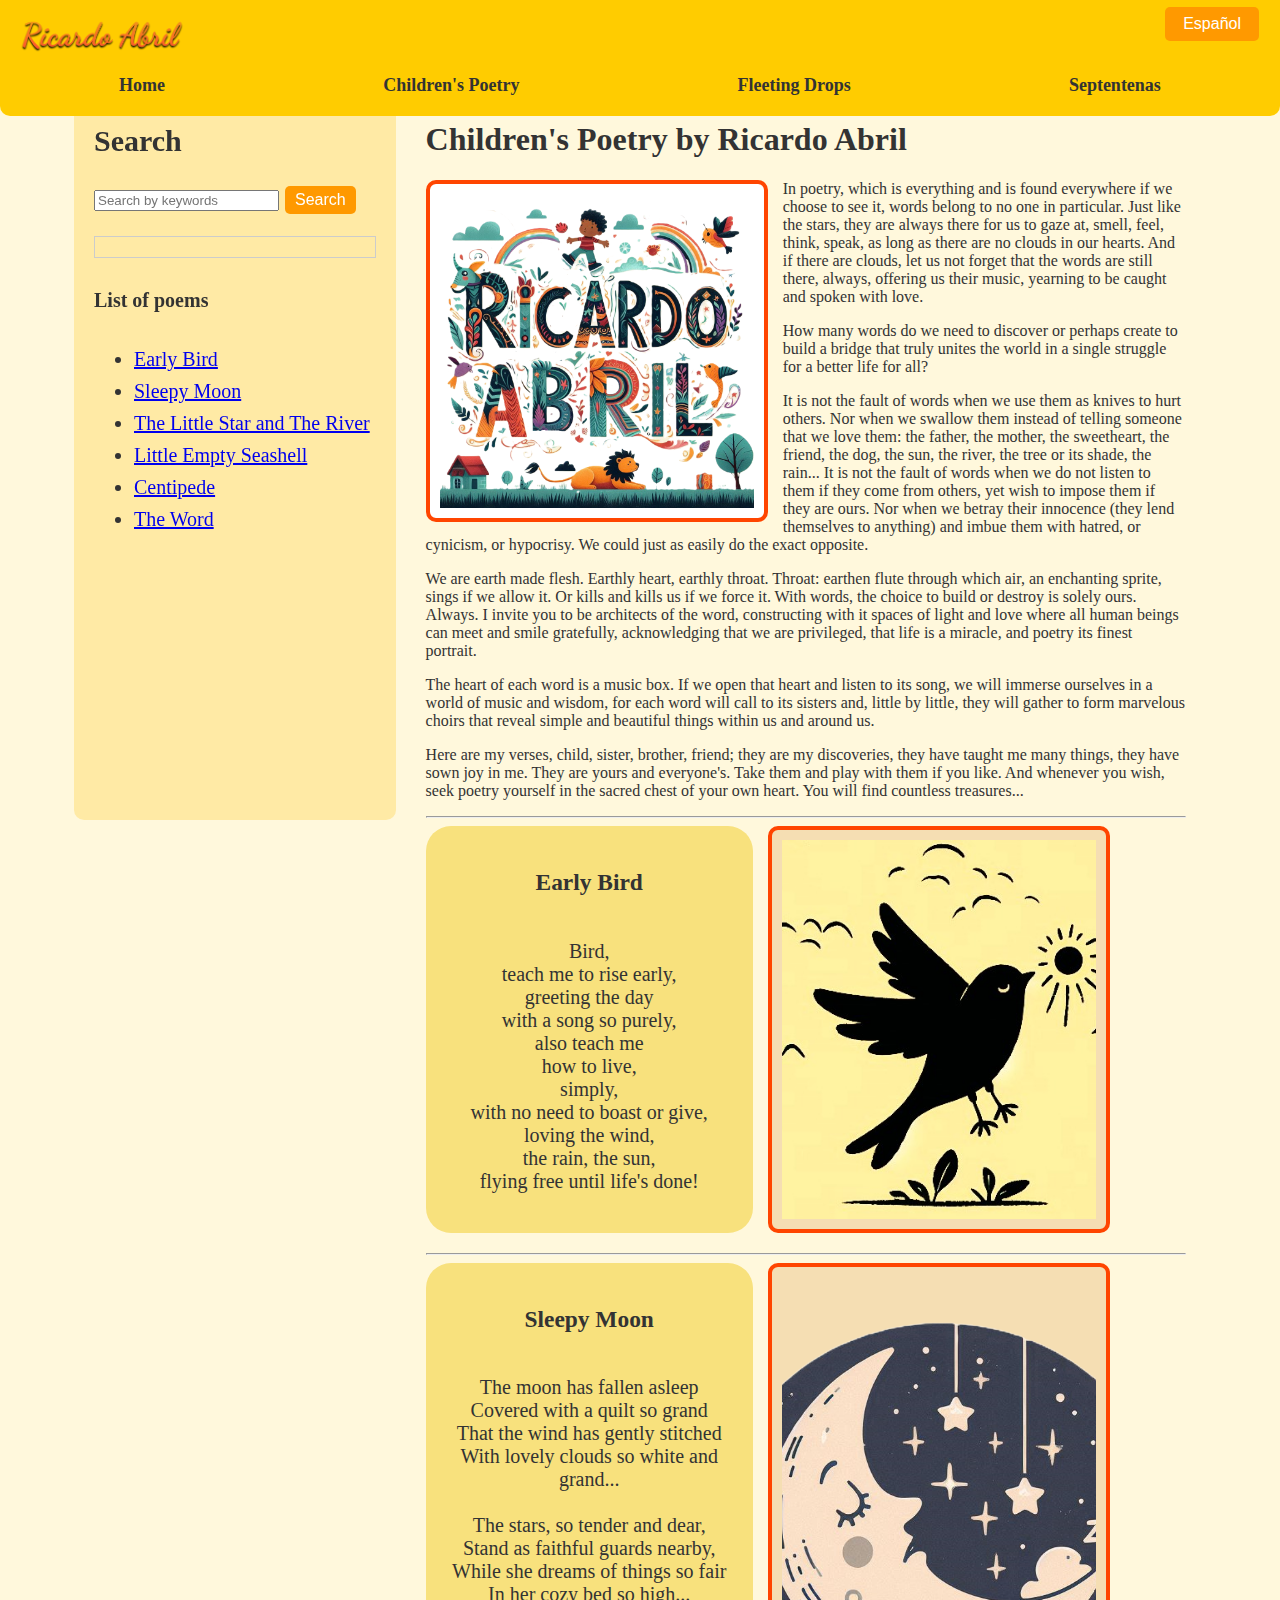
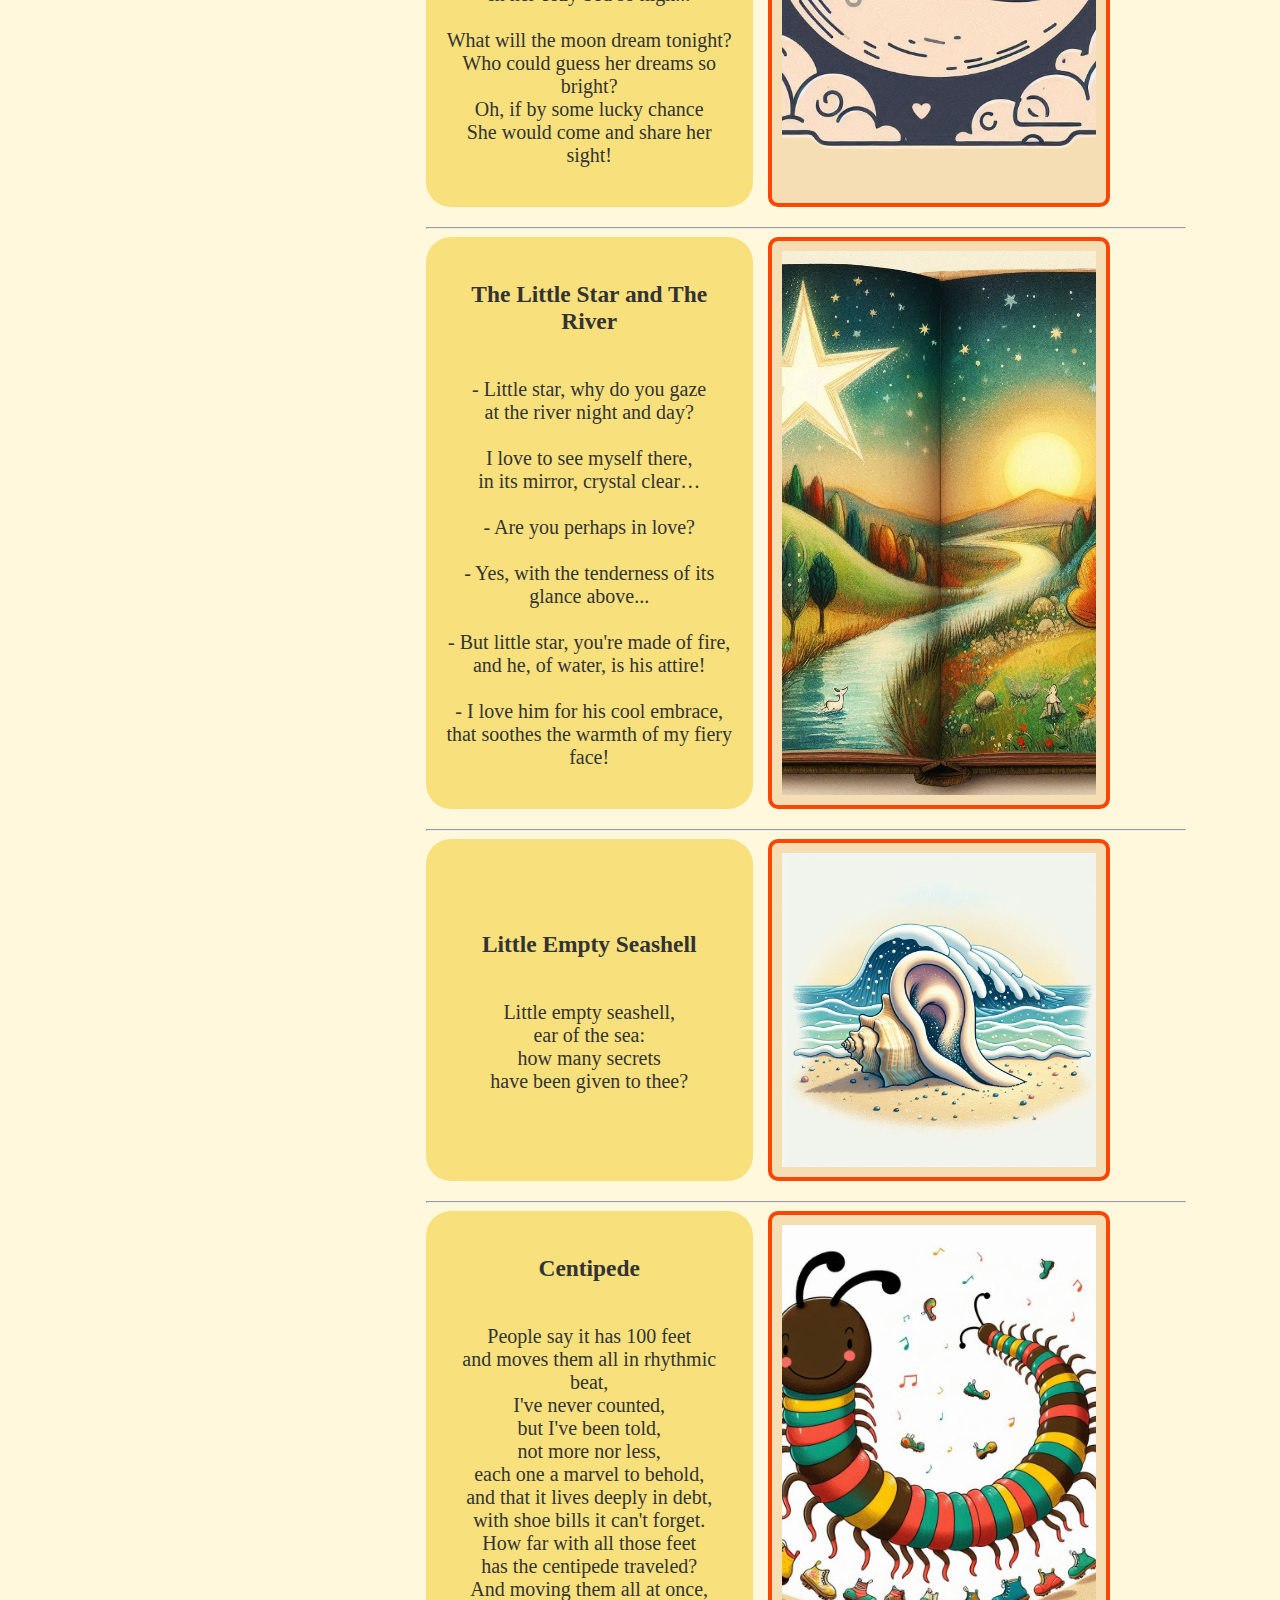
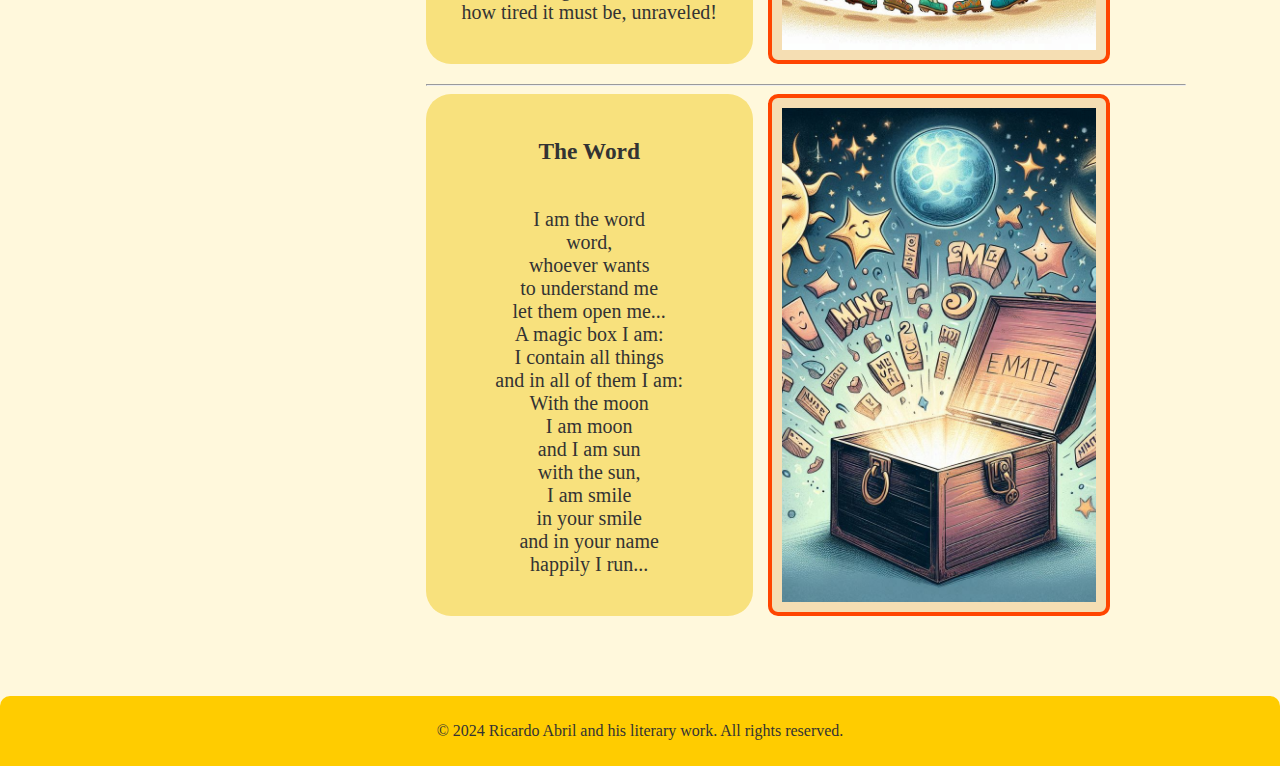
<file: childrens_poetry.html>
<!DOCTYPE html>
<html lang="en">

<head>
    <meta charset="UTF-8">
    <meta name="viewport" content="width=device-width, initial-scale=1.0">
    <meta name="description" content="Explore the children's poetry of Ricardo Abril.">
    <title>Children's Poetry by Ricardo Abril</title>
    <link rel="stylesheet" href="styles.css">
    <link rel="stylesheet" href="styles_p.css">
</head>

<body>
    <header>
        <div class="header-top">
            <button onclick="redirectTo('childrens_poetry_es.html')" class="lang-button">Español</button>
        </div>
        <div class="header-bottom">
            <div class="logo-container">
                <img src="nombre cursiva.png" alt="Ricardo Abril cursiva" class="logo-img" height="50px">
            </div>
            <nav>
                <ul>
                    <li><a href="index.html">Home</a>

                    </li>
                    <li><a href="childrens_poetry.html">Children's Poetry</a>
                        <ul class="dropdown">
                            <li><a href="#Early_Bird">Early Bird</a></li>
                            <li><a href="#Sleepy_Moon">Sleepy Moon</a></li>
                            <li><a href="#Star_River">The Little Star and The River</a></li>
                            <li><a href="#Empty_Seashell">Little Empty Seashell</a></li>
                            <li><a href="#Centipede">Centipede</a></li>
                            <li><a href="#The_Word">The Word</a></li>

                        </ul>
                    </li>
                    <li><a href="fleeting_drops.html">Fleeting Drops</a>

                    </li>
                    <li><a href="septuagenarian_writings.html">Septentenas</a>

                    </li>
                </ul>
            </nav>
        </div>
    </header>


    <div class="container">
        <aside>

            <section id="search">
                <h2>Search</h2>
                <input type="text" id="search-bar" placeholder="Search by keywords">
                <button onclick="searchContent()">Search</button>
            </section>
            <div id="search-results"></div>

            <section id="topics">
                <h4>List of poems</h4>
                <ul>
                <li><a href="#Early_Bird">Early Bird</a></li>
                <li><a href="#Sleepy_Moon">Sleepy Moon</a></li>
                <li><a href="#Star_River">The Little Star and The River</a></li>
                <li><a href="#Empty_Seashell">Little Empty Seashell</a></li>
                <li><a href="#Centipede">Centipede</a></li>
                <li><a href="#The_Word">The Word</a></li>
            </ul>
            </section>
        </aside>
        <main>
            <section>
                <h1>Children's Poetry by Ricardo Abril</h1>

                <img src="Nombre arcoirs.png" alt="Ricardo Abril wordart"
                    style="width: 45%; border-radius: 10px; background-color: white; padding: 10px; float: left;margin-right: 15px;border: 4px, solid, orangered;">

                <p class="searchable">In poetry, which is everything and is found everywhere if we choose to see it,
                    words belong to no
                    one in particular. Just like the stars, they are always there for us to gaze at, smell, feel, think,
                    speak, as long as there are no clouds in our hearts. And if there are clouds, let us not forget
                    that the words are still there, always, offering us their music, yearning to be caught and spoken
                    with love.</p>
                <p class="searchable">How many words do we need to discover or perhaps create to build a bridge that
                    truly unites the
                    world in a single struggle for a better life for all?</p>
                <p class="searchable">It is not the fault of words when we use them as knives to hurt others. Nor when
                    we swallow them
                    instead of telling someone that we love them: the father, the mother, the sweetheart, the
                    friend, the dog, the sun, the river, the tree or its shade, the rain... It is not the fault of words
                    when we do not listen to them if they come from others, yet wish to impose them if they are ours.
                    Nor
                    when we betray their innocence (they lend themselves to anything) and imbue them with hatred, or
                    cynicism, or hypocrisy. We could just as easily do the exact opposite.</p>
                <p class="searchable">We are earth made flesh. Earthly heart, earthly throat. Throat: earthen flute
                    through which air,
                    an enchanting sprite, sings if we allow it. Or kills and kills us if we force it. With words, the
                    choice to build or destroy is solely ours. Always. I invite you to be architects of the word,
                    constructing with it spaces of light and love where all human beings can meet and smile
                    gratefully, acknowledging that we are privileged, that life is a miracle, and poetry its finest
                    portrait.</p>
                <p class="searchable">The heart of each word is a music box. If we open that heart and listen to its
                    song, we will
                    immerse ourselves in a world of music and wisdom, for each word will call to its sisters and, little
                    by
                    little, they will gather to form marvelous choirs that reveal simple and beautiful things within
                    us and around us.</p>
                <p class="searchable">Here are my verses, child, sister, brother, friend; they are my discoveries, they
                    have taught me
                    many things, they have sown joy in me. They are yours and everyone's. Take them and play with them
                    if
                    you like. And whenever you wish, seek poetry yourself in the sacred chest of your own heart. You
                    will find countless treasures...</p>

<hr>



                <div class="wrapper">
                    <div class="poem-container" id="Early_Bird">
                        <article class="poem">
                            <h3>Early Bird</h3>
                            <p class="searchable">
                                Bird,<br>
                                teach me to rise early,<br>
                                greeting the day<br>
                                with a song so purely,<br>
                                also teach me<br>
                                how to live,<br>
                                simply,<br>
                                with no need to boast or give,<br>
                                loving the wind,<br>
                                the rain, the sun,<br>
                                flying free until life's done!
                            </p>
                        </article>
                        <img class="poem-img" src="pajaro_madrugador_01a.jpg" alt="Early_Bird_image">
                    </div>
                    <hr>
                    <div class="poem-container" id="Sleepy_Moon">
                        <article class="poem">
                            <h3>Sleepy Moon</h3>

                            <p class="searchable">The moon has fallen asleep<br>
                                Covered with a quilt so grand<br>
                                That the wind has gently stitched<br>
                                With lovely clouds so white and grand...<br>
                                <br>
                                The stars, so tender and dear,<br>
                                Stand as faithful guards nearby,<br>
                                While she dreams of things so fair<br>
                                In her cozy bed so high...<br>
                                <br>
                                What will the moon dream tonight?<br>
                                Who could guess her dreams so bright?<br>
                                Oh, if by some lucky chance<br>
                                She would come and share her sight!
                            </p>

                        </article>
                        <img class="poem-img" src="Luna_Dormilona_01.png" alt="Sleepy Moon image">
                    </div>
                    <hr>
                    <div class="poem-container" id="Star_River">
                        <article class="poem">
                            <h3>The Little Star and The River</h3>

                            <p class="searchable">- Little star, why do you gaze<br>
                                at the river night and day?<br>
                                <br>
                                I love to see myself there,<br>
                                in its mirror, crystal clear…<br>
                                <br>
                                - Are you perhaps in love?<br>
                                <br>
                                - Yes, with the tenderness of its glance above...<br>
                                <br>
                                - But little star, you're made of fire,<br>
                                and he, of water, is his attire!<br>
                                <br>
                                - I love him for his cool embrace,<br>
                                that soothes the warmth of my fiery face!
                            </p>

                        </article>
                        <img class="poem-img" src="estrella_rio_01a.jfif" alt="Little Star and River image">
                    </div>
                    <hr>
                    <div class="poem-container" id="Empty_Seashell">
                        <article class="poem">
                            <h3>Little Empty Seashell</h3>


                            <p class="searchable">Little empty seashell,<br>
                                ear of the sea:<br>
                                how many secrets<br>
                                have been given to thee?</p>
                        </article>
                        <img class="poem-img" src="caracolito_01.png" alt="Little Empty Seashell image">
                    </div>
                    <hr>
                    <div class="poem-container" id="Centipede">
                        <article class="poem">
                            <h3>Centipede</h3>


                            <p class="searchable">People say it has 100 feet<br>
                                and moves them all in rhythmic beat,<br>
                                I've never counted,<br>
                                but I've been told,<br>
                                not more nor less,<br>
                                each one a marvel to behold,<br>
                                and that it lives deeply in debt,<br>
                                with shoe bills it can't forget.<br>
                                How far with all those feet<br>
                                has the centipede traveled?<br>
                                And moving them all at once,<br>
                                how tired it must be, unraveled!</p>
                        </article>
                        <img class="poem-img" src="Cienpies_01.jfif" alt="Centipede image">
                    </div>
                    <hr>
                    <div class="poem-container" id="The_Word">
                        <article class="poem">
                            <h3>The Word</h3>
                            <p class="searchable">I am the word<br>
                                word,<br>
                                whoever wants<br>
                                to understand me<br>
                                let them open me...<br>
                                A magic box I am:<br>
                                I contain all things<br>
                                and in all of them I am:<br>
                                With the moon<br>
                                I am moon<br>
                                and I am sun<br>
                                with the sun,<br>
                                I am smile<br>
                                in your smile<br>
                                and in your name<br>
                                happily I run...
                            </p>
                        </article>
                        <img class="poem-img" src="la_palabra_01a.jfif" alt="The Word is magic image">
                    </div>
                </div>
            </section>
        </main>
    </div>

    <footer>
        <p class="searchable">&copy; 2024 Ricardo Abril and his literary work. All rights reserved.</p>
    </footer>

    <script src="scripts.js"></script>
</body>

</html>
</file>
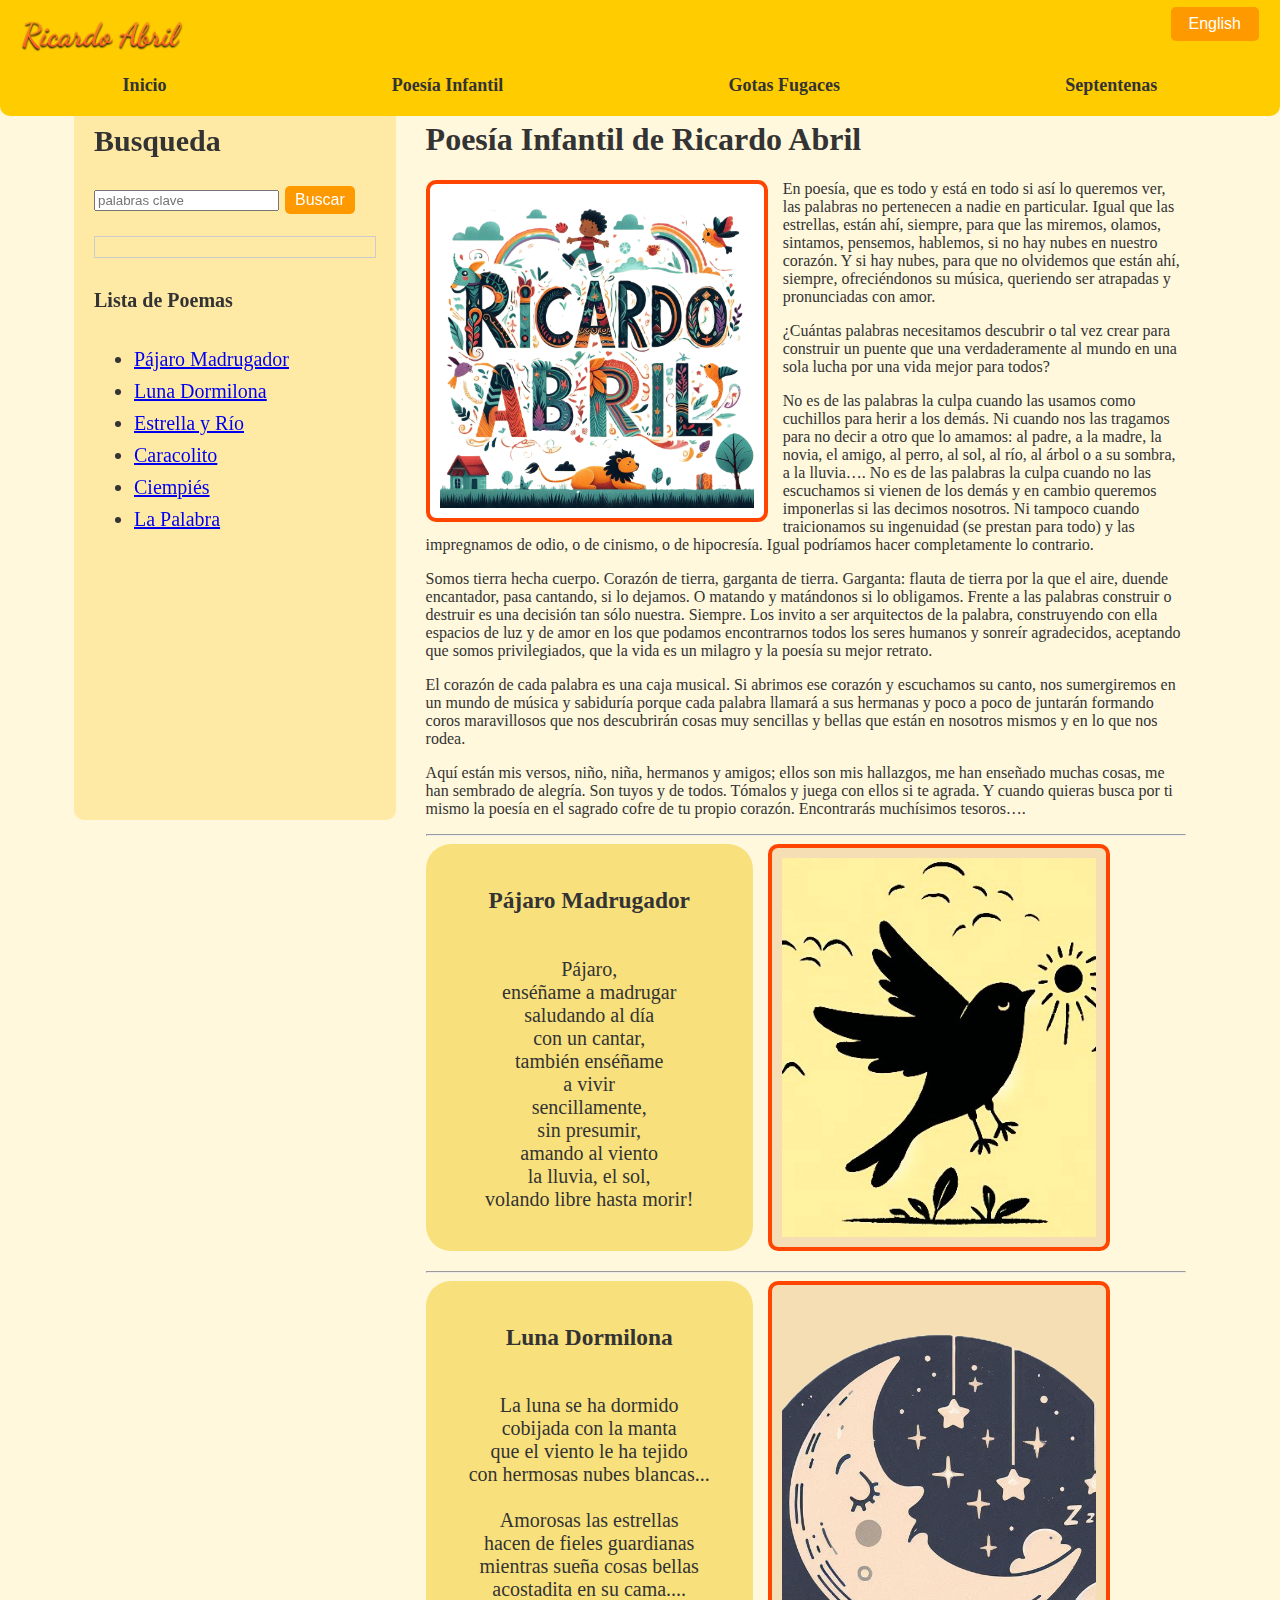
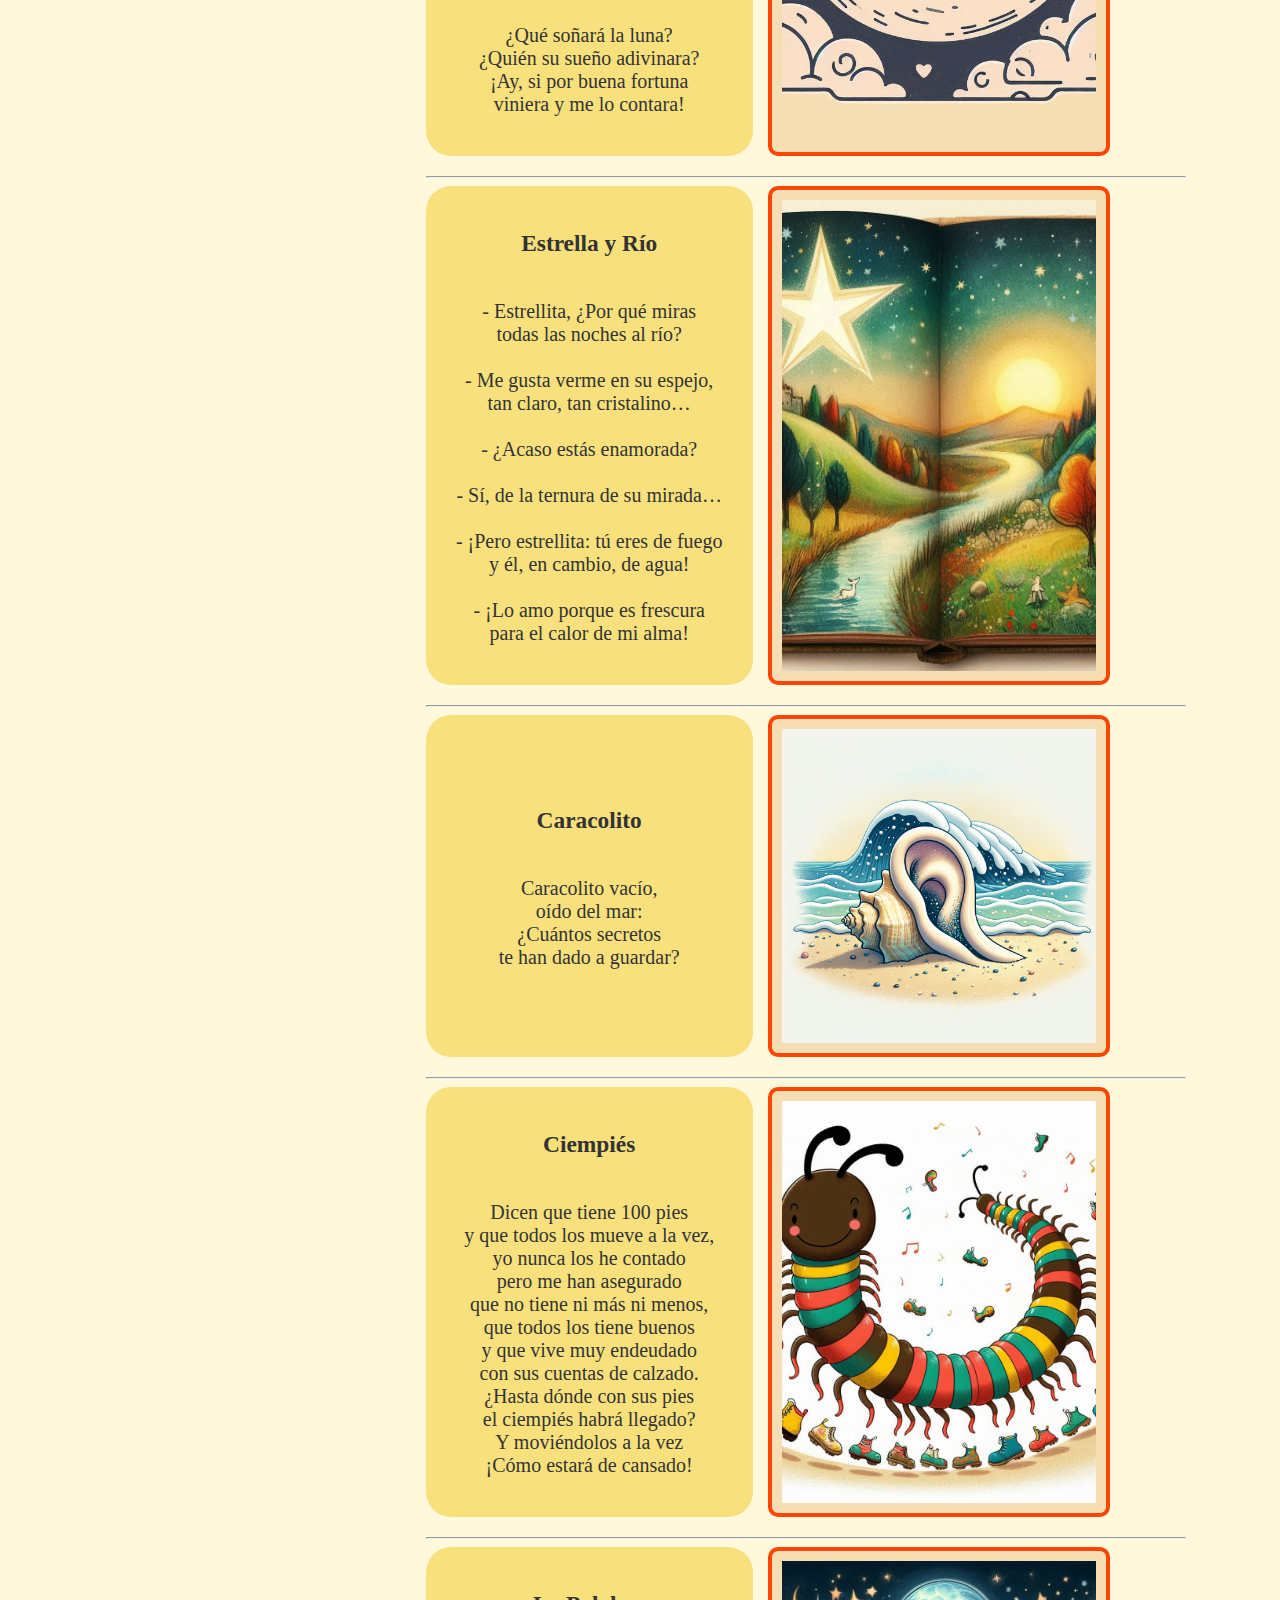
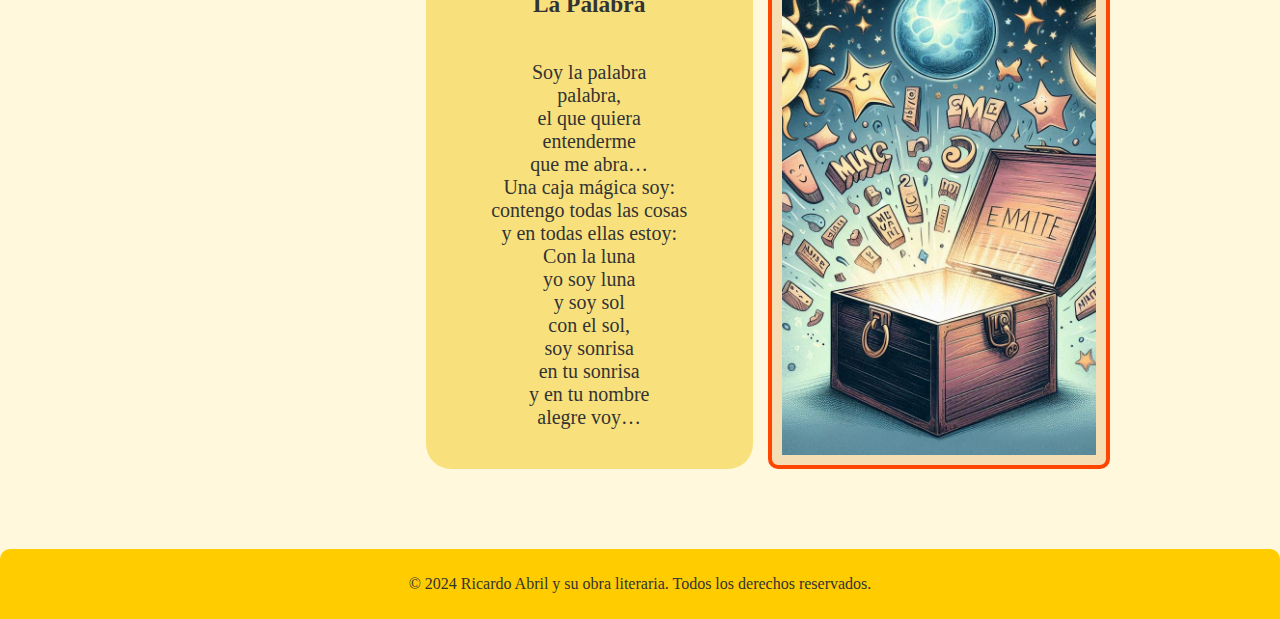
<file: childrens_poetry_es.html>
<!DOCTYPE html>
<html lang="en">

<head>
    <meta charset="UTF-8">
    <meta name="viewport" content="width=device-width, initial-scale=1.0">
    <meta name="description" content="Explore the children's poetry of Ricardo Abril.">
    <title>Children's Poetry by Ricardo Abril</title>
    <link rel="stylesheet" href="styles.css">
    <link rel="stylesheet" href="styles_p.css">
</head>

<body>
    <header>
        <div class="header-top">
            <button onclick="redirectTo('childrens_poetry.html')" class="lang-button">English</button>
        </div>
        <div class="header-bottom">
            <div class="logo-container">
                <img src="nombre cursiva.png" alt="Ricardo Abril cursiva" class="logo-img" height="50px">
            </div>
            <nav>
                <ul>
                    <li><a href="index_es.html">Inicio</a></li>
                    <li><a href="childrens_poetry_es.html">Poesía Infantil</a>
                        <ul class="dropdown">
                            <li><a href="#Early_Bird"> Pájaro Madrugador </a></li>
                            <li><a href="#Sleepy_Moon"> Luna Dormilona </a></li>
                            <li><a href="#Star_River">Estrella y Río</a></li>
                            <li><a href="#Empty_Seashell"> Caracolito</a></li>
                            <li><a href="#Centipede">Ciempiés</a></li>
                            <li><a href="#The_Word">La Palabra </a></li>

                        </ul>
                    </li>
                    <li><a href="fleeting_drops_es.html">Gotas Fugaces</a>

                    </li>
                    <li><a href="septuagenarian_writings_es.html">Septentenas</a></li>
                </ul>
            </nav>
        </div>
    </header>


    <div class="container">
        <aside>
            <section id="search">
                <h2>Busqueda</h2>
                <input type="text" id="search-bar" placeholder="palabras clave">
                <button onclick="searchContent()">Buscar</button>
            </section>
            <div id="search-results"></div>

            <section id="topics">
                <h4>Lista de Poemas</h4>
                <ul>
                    <li><a href="#Early_Bird"> Pájaro Madrugador </a></li>
                    <li><a href="#Sleepy_Moon"> Luna Dormilona </a></li>
                    <li><a href="#Star_River">Estrella y Río</a></li>
                    <li><a href="#Empty_Seashell"> Caracolito</a></li>
                    <li><a href="#Centipede">Ciempiés</a></li>
                    <li><a href="#The_Word">La Palabra </a></li>
                </ul>
            </section>
        </aside>
        <main>
            <section>
                <h1>Poesía Infantil de Ricardo Abril</h1>

                <img src="Nombre arcoirs.png" alt="Ricardo Abril wordart"
                    style="width: 45%; border-radius: 10px; background-color: white; padding: 10px; float: left;margin-right: 15px;border: 4px, solid, orangered;">

                <p class="searchable">En poesía, que es todo y está en todo si así lo queremos ver, las palabras no
                    pertenecen a nadie en particular. Igual que las estrellas, están ahí, siempre, para que las miremos,
                    olamos, sintamos, pensemos, hablemos, si no hay nubes en nuestro corazón. Y si hay nubes, para que
                    no olvidemos que están ahí, siempre, ofreciéndonos su música, queriendo ser atrapadas y pronunciadas
                    con amor.</p>
                <p class="searchable">¿Cuántas palabras necesitamos descubrir o tal vez crear para construir un puente
                    que una verdaderamente al mundo en una sola lucha por una vida mejor para todos?</p>

                <p class="searchable">No es de las palabras la culpa cuando las usamos como cuchillos para herir a los
                    demás. Ni cuando nos las tragamos para no decir a otro que lo amamos: al padre, a la madre, la
                    novia, el amigo, al perro, al sol, al río, al árbol o a su sombra, a la lluvia…. No es de las
                    palabras la culpa cuando no las escuchamos si vienen de los demás y en cambio queremos imponerlas si
                    las decimos nosotros. Ni tampoco cuando traicionamos su ingenuidad (se prestan para todo) y las
                    impregnamos de odio, o de cinismo, o de hipocresía. Igual podríamos hacer completamente lo
                    contrario. </p>

                <p class="searchable">Somos tierra hecha cuerpo. Corazón de tierra, garganta de tierra. Garganta: flauta
                    de tierra por la que el aire, duende encantador, pasa cantando, si lo dejamos. O matando y
                    matándonos si lo obligamos. Frente a las palabras construir o destruir es una decisión tan sólo
                    nuestra. Siempre. Los invito a ser arquitectos de la palabra, construyendo con ella espacios de luz
                    y de amor en los que podamos encontrarnos todos los seres humanos y sonreír agradecidos, aceptando
                    que somos privilegiados, que la vida es un milagro y la poesía su mejor retrato.</p>

                <p class="searchable">El corazón de cada palabra es una caja musical. Si abrimos ese corazón y
                    escuchamos su canto, nos sumergiremos en un mundo de música y sabiduría porque cada palabra llamará
                    a sus hermanas y poco a poco de juntarán formando coros maravillosos que nos descubrirán cosas muy
                    sencillas y bellas que están en nosotros mismos y en lo que nos rodea.</p>

                <p class="searchable">Aquí están mis versos, niño, niña, hermanos y amigos; ellos son mis hallazgos, me
                    han enseñado muchas cosas, me han sembrado de alegría. Son tuyos y de todos. Tómalos y juega con
                    ellos si te agrada. Y cuando quieras busca por ti mismo la poesía en el sagrado cofre de tu propio
                    corazón. Encontrarás muchísimos tesoros….</p>



                <hr>


                <div class="wrapper">
                    <div class="poem-container" id="Early_Bird">
                        <article class="poem">
                            <h3>Pájaro Madrugador</h3>
                            <p class="searchable">
                                Pájaro,<br>
                                enséñame a madrugar<br>
                                saludando al día<br>
                                con un cantar,<br>
                                también enséñame<br>
                                a vivir<br>
                                sencillamente, <br>
                                sin presumir,<br>
                                amando al viento<br>
                                la lluvia, el sol,<br>
                                volando libre hasta morir!<br>

                            </p>
                        </article>
                        <img class="poem-img" src="pajaro_madrugador_01a.jpg" alt="Early_Bird_image">
                    </div>
                    <hr>
                    <div class="poem-container" id="Sleepy_Moon">
                        <article class="poem">
                            <h3>Luna Dormilona</h3>

                            <p class="searchable">La luna se ha dormido<br>
                                cobijada con la manta<br>
                                que el viento le ha tejido<br>
                                con hermosas nubes blancas...<br>
                                <br>
                                Amorosas las estrellas<br>
                                hacen de fieles guardianas<br>
                                mientras sueña cosas bellas<br>
                                acostadita en su cama....<br>
                                <br>
                                ¿Qué soñará la luna?<br>
                                ¿Quién su sueño adivinara?<br>
                                ¡Ay, si por buena fortuna<br>
                                viniera y me lo contara!
                            </p>

                        </article>
                        <img class="poem-img" src="Luna_Dormilona_01.png" alt="Sleepy Moon image">
                    </div>
                    <hr>
                    <div class="poem-container" id="Star_River">
                        <article class="poem">
                            <h3>Estrella y Río</h3>

                            <p class="searchable">- Estrellita, ¿Por qué miras<br>
                                todas las noches al río?<br>
                                <br>
                                - Me gusta verme en su espejo,<br>
                                  tan claro, tan cristalino…<br>
                                <br>
                                - ¿Acaso estás enamorada?<br>
                                <br>
                                - Sí, de la ternura de su mirada…<br>
                                <br>
                                - ¡Pero estrellita: tú eres de fuego<br>
                                  y él, en cambio, de agua!<br>
                                <br>
                                - ¡Lo amo porque es frescura<br>
                                para el calor de mi alma!<br>
                            </p>

                        </article>
                        <img class="poem-img" src="estrella_rio_01a.jfif" alt="Little Star and River image">
                    </div>
                    <hr>
                    <div class="poem-container" id="Empty_Seashell">
                        <article class="poem">
                            <h3>Caracolito</h3>


                            <p class="searchable">Caracolito vacío,<br>
                                oído del mar:<br>
                                ¿Cuántos secretos<br>
                                te han dado a guardar?
                            </p>
                        </article>
                        <img class="poem-img" src="caracolito_01.png" alt="Little Empty Seashell image">
                    </div>
                    <hr>
                    <div class="poem-container" id="Centipede">
                        <article class="poem">
                            <h3>Ciempiés</h3>


                            <p class="searchable">Dicen que tiene 100 pies<br>
                                y que todos los mueve a la vez,<br>
                                yo nunca los he contado<br>
                                pero me han asegurado<br>
                                que no tiene ni más ni menos,<br>
                                que todos los tiene buenos<br>
                                y que vive muy endeudado<br>
                                con sus cuentas de calzado.<br>
                                ¿Hasta dónde con sus pies<br>
                                el ciempiés habrá llegado?<br>
                                Y moviéndolos a la vez<br>
                                ¡Cómo estará de cansado!
                            </p>
                        </article>
                        <img class="poem-img" src="Cienpies_01.jfif" alt="Centipede image">
                    </div>
                    <hr>
                    <div class="poem-container" id="The_Word">
                        <article class="poem">
                            <h3>La Palabra</h3>
                            <p class="searchable">Soy la palabra<br>
                                palabra,<br>
                                el que quiera<br>
                                entenderme<br>
                                que me abra…<br>
                                Una caja mágica soy:<br>
                                contengo todas las cosas<br>
                                y en todas ellas estoy:<br>
                                Con la luna<br>
                                yo soy luna<br>
                                y soy sol<br>
                                con el sol,<br>
                                soy sonrisa <br>
                                en tu sonrisa<br>
                                y en tu nombre<br>
                                alegre voy…

                            </p>
                        </article>
                        <img class="poem-img" src="la_palabra_01a.jfif" alt="The Word is magic image">
                    </div>
                </div>
            </section>
        </main>
    </div>

    <footer>
        <p class="searchable">&copy; 2024 Ricardo Abril y su obra literaria. Todos los derechos reservados.</p>
    </footer>

    <script src="scripts.js"></script>
</body>

</html>
</file>
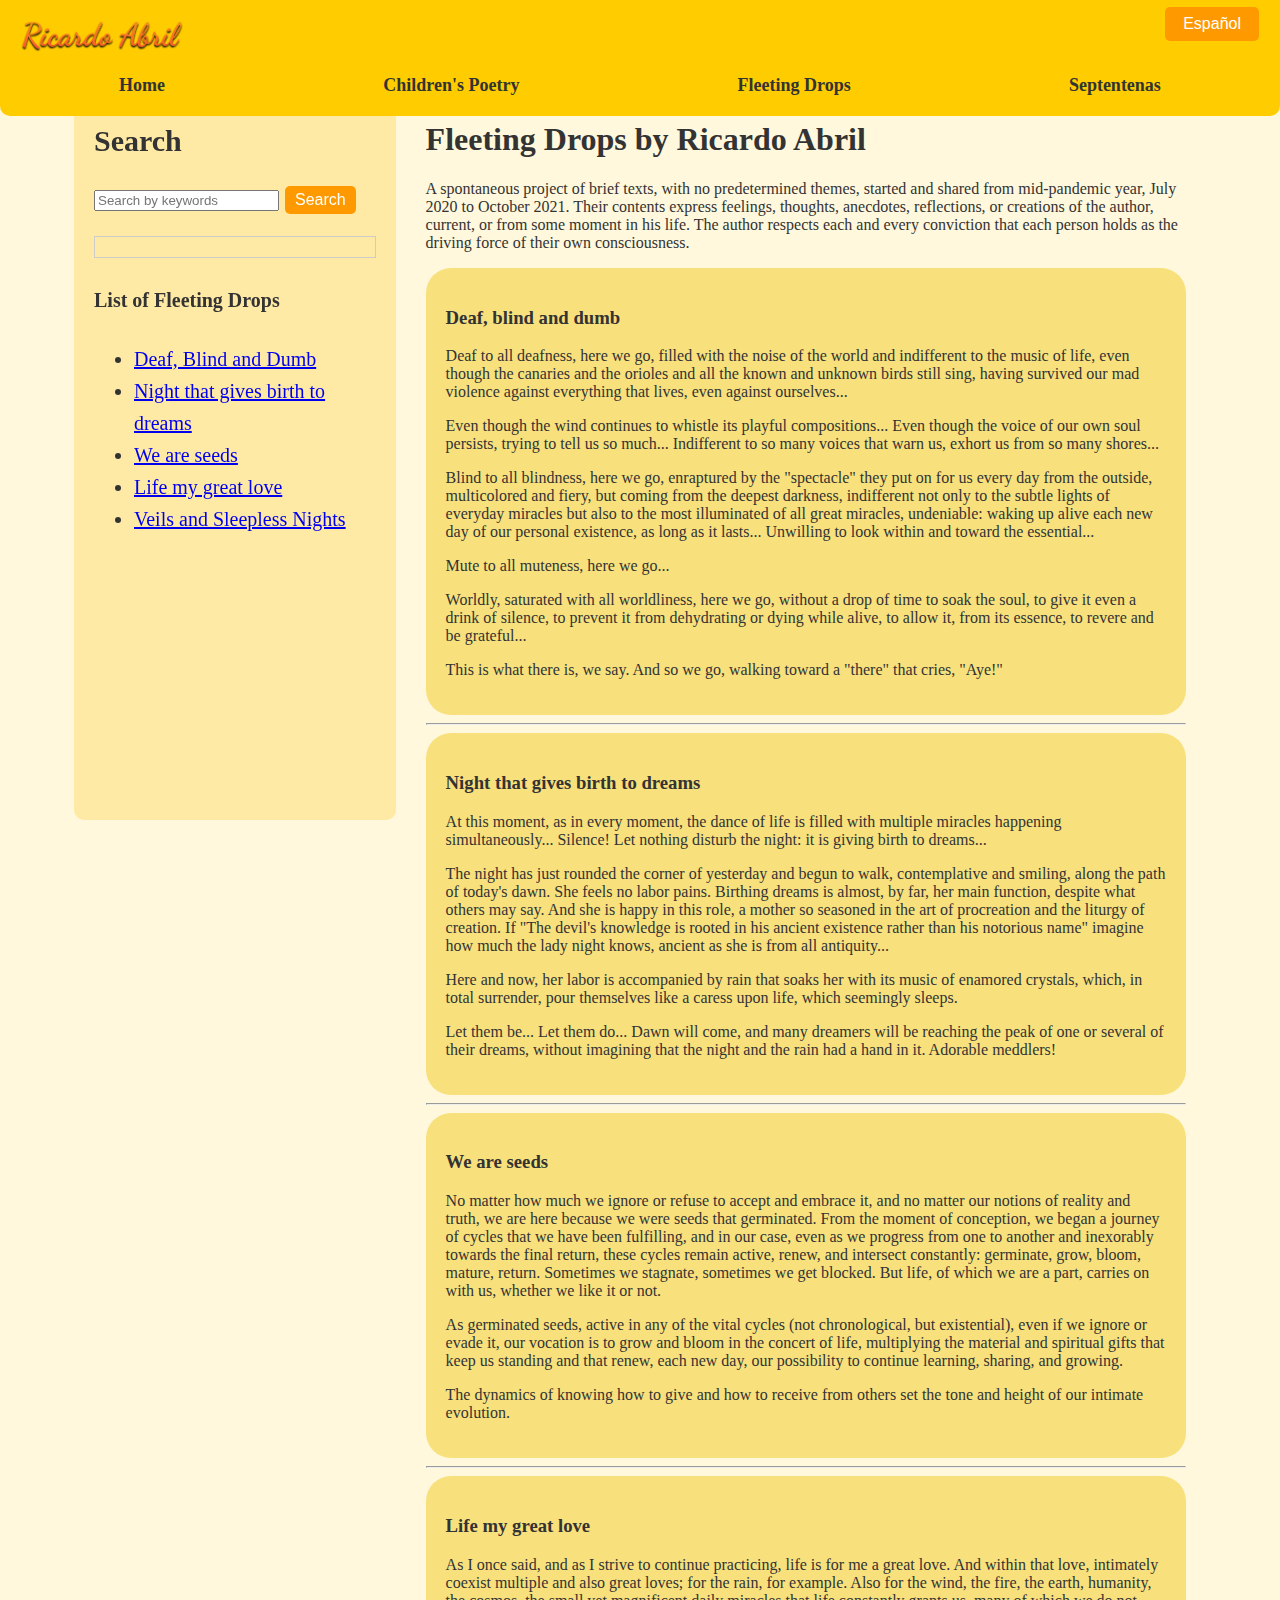
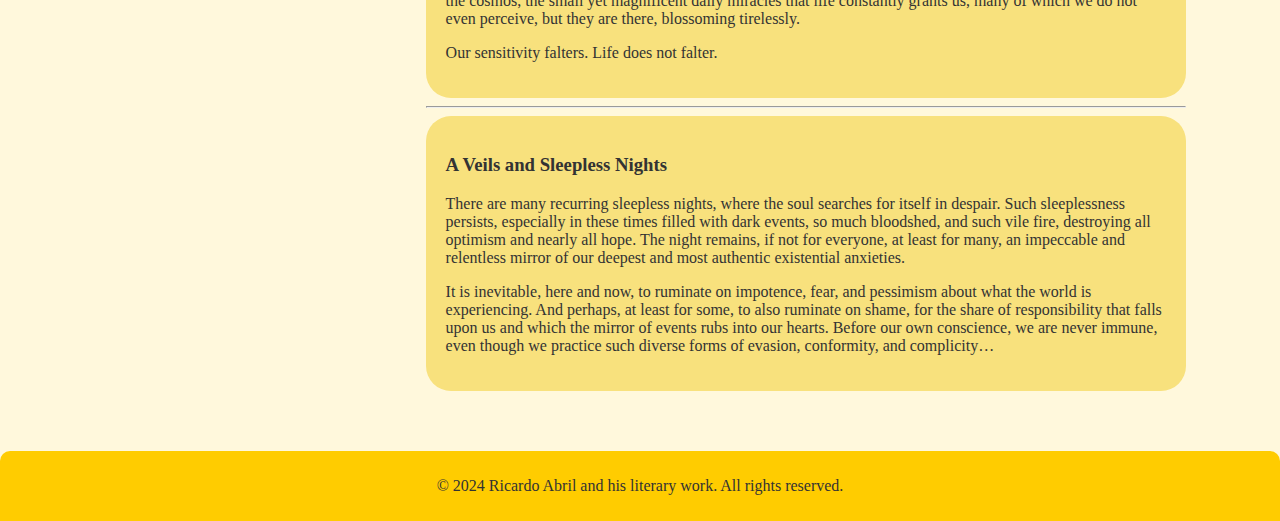
<file: fleeting_drops.html>
<!DOCTYPE html>
<html lang="en">

<head>
    <meta charset="UTF-8">
    <meta name="viewport" content="width=device-width, initial-scale=1.0">
    <meta name="description" content="Discover the collection of Fleeting Drops by Ricardo Abril.">
    <title>Fleeting Drops by Ricardo Abril</title>
    <link rel="stylesheet" href="styles.css">
</head>

<body>
    <header>
        <div class="header-top">
            <button onclick="redirectTo('fleeting_drops_es.html')" class="lang-button">Español</button>
        </div>
        <div class="header-bottom">
            <div class="logo-container">
                <img src="nombre cursiva.png" alt="Ricardo Abril cursiva" class="logo-img" height="50px">
            </div>
            <nav>
                <ul>
                    <li><a href="index.html">Home</a>

                    </li>
                    <li><a href="childrens_poetry.html">Children's Poetry</a>

                    </li>
                    <li><a href="fleeting_drops.html">Fleeting Drops</a>
                        <ul class="dropdown">
                            <li><a href="#Deaf_blind_dumb">Deaf, blind and dumb</a></li>
                            <li><a href="#Night_birth_dreams">Night that gives birth to dreams</a></li>
                            <li><a href="#We_are_seeds">We are seeds</a></li>
                            <li><a href="#Life_my_great_love">Life my great love</a></li>
                            <li><a href="#Veils_Sleepless_Nights">Veils and Sleepless Nights</a></li>

                        </ul>
                    </li>
                    <li><a href="septuagenarian_writings.html">Septentenas</a>

                    </li>
                </ul>
            </nav>
        </div>
    </header>


    <div class="container">
        <aside>

            <section id="search">
                <h2>Search</h2>
                <input type="text" id="search-bar" placeholder="Search by keywords">
                <button onclick="searchContent()">Search</button>
            </section>
            <div id="search-results"></div>

            <section id="topics">
                <h4>List of Fleeting Drops</h4>
                <ul>
                    <li><a href="#Deaf_blind_dumb">Deaf, Blind and Dumb</a></li>
                    <li><a href="#Night_birth_dreams">Night that gives birth to dreams</a></li>
                    <li><a href="#We_are_seeds">We are seeds</a></li>
                    <li><a href="#Life_my_great_love">Life my great love</a></li>
                    <li><a href="#Veils_Sleepless_Nights">Veils and Sleepless Nights</a></li>

                </ul>
            </section>
        </aside>
        <main>
            <section>
                <h1>Fleeting Drops by Ricardo Abril</h1>
                <p class="searchable">A spontaneous project of brief texts, with no predetermined themes,
                    started and shared from
                    mid-pandemic year, July 2020 to October 2021. Their contents express feelings, thoughts,
                    anecdotes, reflections, or creations of the author, current, or from some moment in his
                    life.
                    The author respects each and every conviction that each person holds as the driving force of
                    their own consciousness.</p>

                <div class="text-container" id="Deaf_blind_dumb" style=" padding-top: 160px; margin-top: -160px;">
                    <article>
                        <h3>Deaf, blind and dumb</h3>
                        <p class="searchable">Deaf to all deafness, here we go, filled with the noise of the world and
                            indifferent to the music
                            of life, even though the canaries and the orioles and all the known and unknown birds still
                            sing, having survived our mad violence against everything that lives, even against
                            ourselves...
                        </p>

                        <p class="searchable">Even though the wind continues to whistle its playful compositions... Even
                            though the voice of
                            our own soul persists, trying to tell us so much... Indifferent to so many voices that warn
                            us,
                            exhort us from so many shores...</p>

                        <p class="searchable">Blind to all blindness, here we go, enraptured by the "spectacle" they put
                            on
                            for us every day
                            from the outside, multicolored and fiery, but coming from the deepest darkness, indifferent
                            not
                            only to the subtle lights of everyday miracles but also to the most illuminated of all great
                            miracles, undeniable: waking up alive each new day of our personal existence, as long as it
                            lasts... Unwilling to look within and toward the essential...</p>

                        <p class="searchable">Mute to all muteness, here we go...</p>

                        <p class="searchable">Worldly, saturated with all worldliness, here we go, without a drop of
                            time to
                            soak the soul, to
                            give it even a drink of silence, to prevent it from dehydrating or dying while alive, to
                            allow
                            it, from its essence, to revere and be grateful...</p>

                        <p class="searchable">This is what there is, we say. And so we go, walking toward a "there" that
                            cries, "Aye!"</p>

                    </article>
                </div>
                <hr>
                <div class="text-container" id="Night_birth_dreams" style=" padding-top: 160px; margin-top: -160px;">
                    <article>
                        <h3>Night that gives birth to dreams</h3>
                        <p class="searchable">At this moment, as in every moment, the dance of life is filled with
                            multiple
                            miracles happening
                            simultaneously... Silence! Let nothing disturb the night: it is giving birth to dreams...
                        </p>
                        <p class="searchable">The night has just rounded the corner of yesterday and begun to walk,
                            contemplative and smiling,
                            along the path of today's dawn. She feels no labor pains. Birthing dreams is almost, by far,
                            her
                            main function, despite what others may say. And she is happy in this role, a mother so
                            seasoned
                            in the art of procreation and the liturgy of creation. If "The devil's knowledge is rooted
                            in
                            his ancient existence rather than his notorious name" imagine how much the lady night knows,
                            ancient as she is from all antiquity...</p>
                        <p class="searchable">Here and now, her labor is accompanied by rain that soaks her with its
                            music
                            of enamored
                            crystals, which, in total surrender, pour themselves like a caress upon life, which
                            seemingly
                            sleeps.</p>
                        <p class="searchable">Let them be... Let them do... Dawn will come, and many dreamers will be
                            reaching the peak of one
                            or several of their dreams, without imagining that the night and the rain had a hand in it.
                            Adorable meddlers!</p>

                    </article>
                </div>
                <hr>
                <div class="text-container" id="We_are_seeds" style=" padding-top: 160px; margin-top: -160px;">
                    <article>
                        <h3>We are seeds</h3>
                        
                        <p class="searchable">No matter how much we ignore or refuse to accept and embrace it, and no
                            matter
                            our notions of
                            reality and truth, we are here because we were seeds that germinated. From the moment of
                            conception, we began a journey of cycles that we have been fulfilling, and in our case, even
                            as
                            we progress from one to another and inexorably towards the final return, these cycles remain
                            active, renew, and intersect constantly: germinate, grow, bloom, mature, return. Sometimes
                            we
                            stagnate, sometimes we get blocked. But life, of which we are a part, carries on with us,
                            whether we like it or not.</p>
                        <p class="searchable">As germinated seeds, active in any of the vital cycles (not chronological,
                            but
                            existential), even
                            if we ignore or evade it, our vocation is to grow and bloom in the concert of life,
                            multiplying
                            the material and spiritual gifts that keep us standing and that renew, each new day, our
                            possibility to continue learning, sharing, and growing.</p>
                        <p class="searchable">The dynamics of knowing how to give and how to receive from others set the
                            tone and height of our
                            intimate evolution.</p>
                        
                    </article>
                </div>
                <hr>


                <div class="text-container" id="Life_my_great_love" style=" padding-top: 160px; margin-top: -160px;">
                    <article>
                        <h3>Life my great love</h3>
                        <p class="searchable">As I once said, and as I strive to continue practicing, life is for me a
                            great
                            love. And within
                            that love, intimately coexist multiple and also great loves; for the rain, for example. Also
                            for
                            the wind, the fire, the earth, humanity, the cosmos, the small yet magnificent daily
                            miracles
                            that life constantly grants us, many of which we do not even perceive, but they are there,
                            blossoming tirelessly.</p>
                        <p class="searchable">Our sensitivity falters. Life does not falter.</p>

                    </article>
                </div>
                <hr>
                <div class="text-container" id="Veils_Sleepless_Nights" style=" padding-top: 160px; margin-top: -160px;">
                    <article>
                        <h3>A Veils and Sleepless Nights</h3>
                        <p class="searchable">There are many recurring sleepless nights, where the soul searches for
                            itself
                            in despair. Such
                            sleeplessness persists, especially in these times filled with dark events, so much
                            bloodshed,
                            and such vile fire, destroying all optimism and nearly all hope. The night remains, if not
                            for
                            everyone, at least for many, an impeccable and relentless mirror of our deepest and most
                            authentic existential anxieties.</p>
                        <p class="searchable">It is inevitable, here and now, to ruminate on impotence, fear, and
                            pessimism
                            about what the
                            world is experiencing. And perhaps, at least for some, to also ruminate on shame, for the
                            share
                            of responsibility that falls upon us and which the mirror of events rubs into our hearts.
                            Before
                            our own conscience, we are never immune, even though we practice such diverse forms of
                            evasion,
                            conformity, and complicity…</p>

                    </article>
                </div>

            </section>
        </main>
    </div>

    <footer>
        <p class="searchable">&copy; 2024 Ricardo Abril and his literary work. All rights reserved.</p>
    </footer>

    <script src="scripts.js"></script>
</body>

</html>
</file>
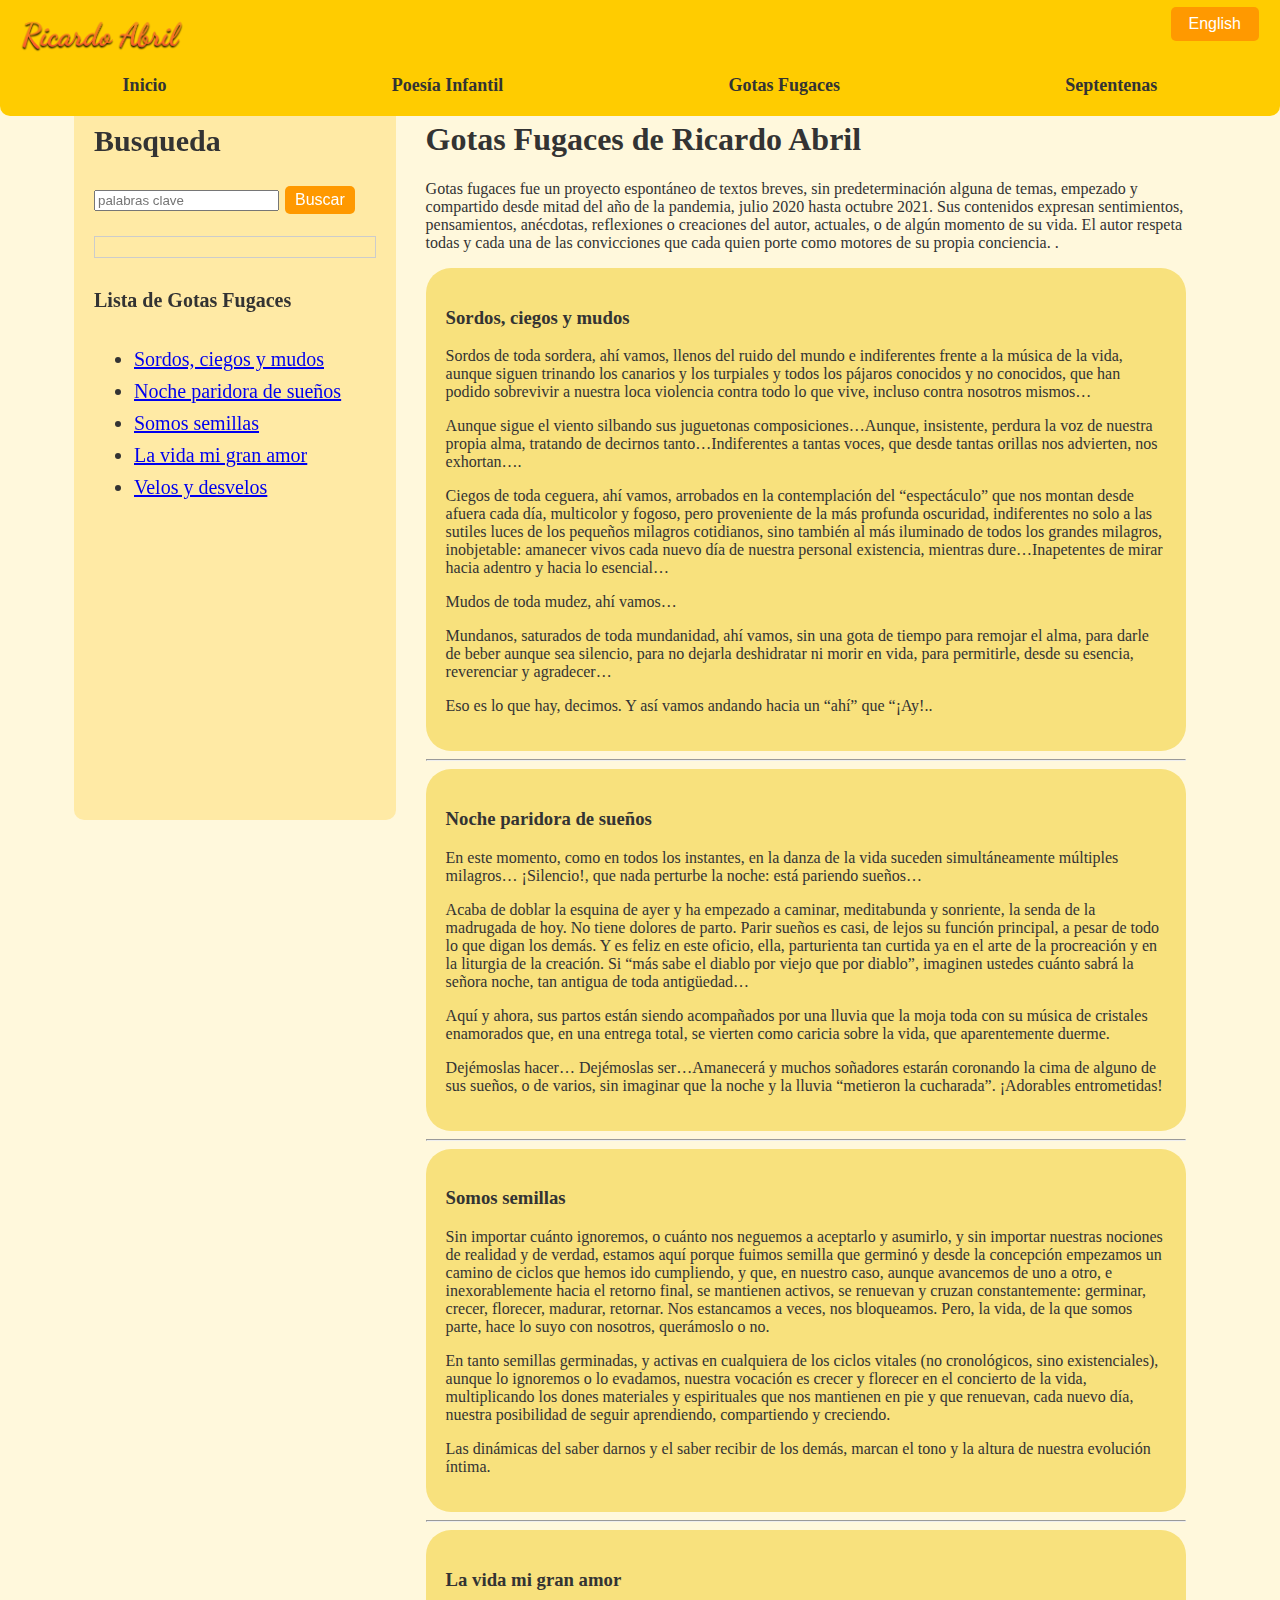
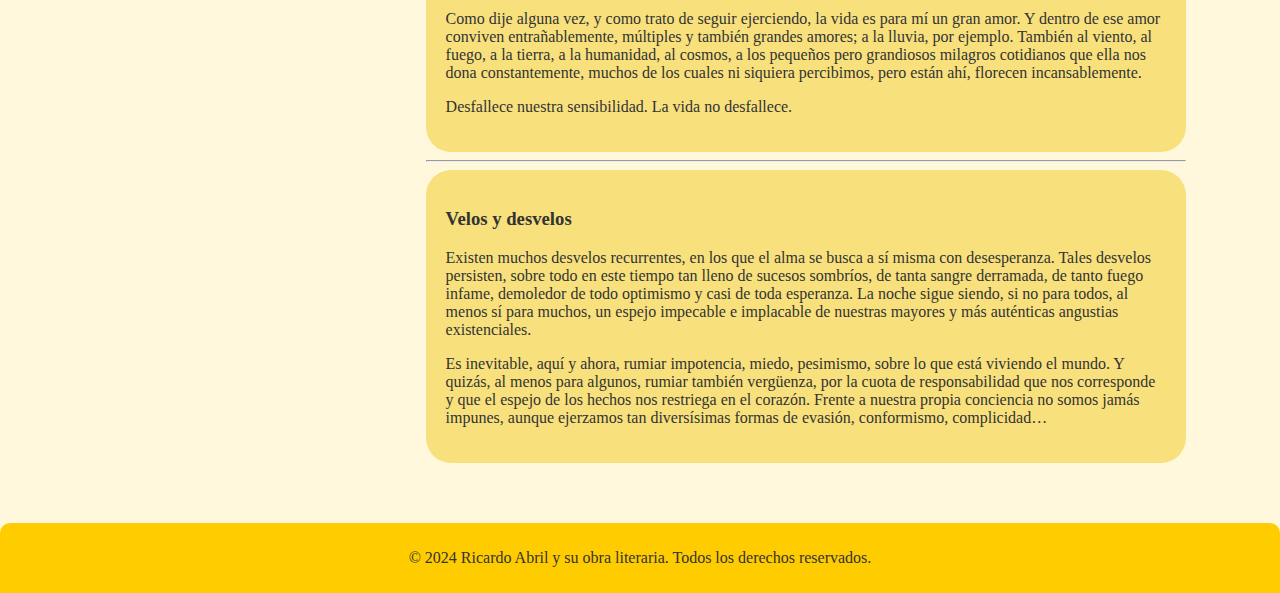
<file: fleeting_drops_es.html>
<!DOCTYPE html>
<html lang="en">

<head>
    <meta charset="UTF-8">
    <meta name="viewport" content="width=device-width, initial-scale=1.0">
    <meta name="description" content="Discover the collection of Fleeting Drops by Ricardo Abril.">
    <title>Fleeting Drops by Ricardo Abril</title>
    <link rel="stylesheet" href="styles.css">
</head>

<body>
    <header>
        <div class="header-top">
            <button onclick="redirectTo('fleeting_drops.html')" class="lang-button">English</button>
        </div>
        <div class="header-bottom">
            <div class="logo-container">
                <img src="nombre cursiva.png" alt="Ricardo Abril cursiva" class="logo-img" height="50px">
            </div>
            <nav>
                <ul>
                    <li><a href="index_es.html">Inicio</a></li>
                    <li><a href="childrens_poetry_es.html">Poesía Infantil</a></li>
                    <li><a href="fleeting_drops_es.html">Gotas Fugaces</a>
                        <ul class="dropdown">
                            <li><a href="#Deaf_blind_dumb">Sordos, ciegos y mudos</a></li>
                            <li><a href="#Night_birth_dreams">Noche paridora de sueños</a></li>
                            <li><a href="#We_are_seeds">Somos semillas</a></li>
                            <li><a href="#Life_my_great_love">La vida mi gran amor</a></li>
                            <li><a href="#Veils_Sleepless_Nights">Velos y desvelos</a></li>
                        </ul>
                    </li>

                    <li><a href="septuagenarian_writings_es.html">Septentenas</a></li>
                </ul>
            </nav>
        </div>
    </header>


    <div class="container">
        <aside>

            <section id="search">
                <h2>Busqueda</h2>
                <input type="text" id="search-bar" placeholder="palabras clave">
                <button onclick="searchContent()">Buscar</button>
            </section>
            <div id="search-results"></div>

            <section id="topics">
                <h4>Lista de Gotas Fugaces</h4>
                <ul>
                    <li><a href="#Deaf_blind_dumb">Sordos, ciegos y mudos</a></li>
                    <li><a href="#Night_birth_dreams">Noche paridora de sueños</a></li>
                    <li><a href="#We_are_seeds">Somos semillas</a></li>
                    <li><a href="#Life_my_great_love">La vida mi gran amor</a></li>
                    <li><a href="#Veils_Sleepless_Nights">Velos y desvelos</a></li>
                </ul>
            </section>
        </aside>
        <main>
            <section>
                <h1>Gotas Fugaces de Ricardo Abril</h1>
                <p class="searchable">Gotas fugaces fue un proyecto espontáneo de textos breves, sin predeterminación
                    alguna de temas, empezado y compartido desde mitad del año de la pandemia, julio 2020 hasta octubre
                    2021. Sus contenidos expresan sentimientos, pensamientos, anécdotas, reflexiones o creaciones del
                    autor, actuales, o de algún momento de su vida. El autor respeta todas y cada una de las
                    convicciones que cada quien porte como motores de su propia conciencia. .</p>

                <div class="text-container" id="Deaf_blind_dumb" style=" padding-top: 160px; margin-top: -160px;">
                    <article>
                        <h3>Sordos, ciegos y mudos</h3>
                        <p class="searchable">Sordos de toda sordera, ahí vamos, llenos del ruido del mundo e
                            indiferentes frente a la música de la vida, aunque siguen trinando los canarios y los
                            turpiales y todos los pájaros conocidos y no conocidos, que han podido sobrevivir a nuestra
                            loca violencia contra todo lo que vive, incluso contra nosotros mismos…</p>
                        <p class="searchable">Aunque sigue el viento silbando sus juguetonas composiciones…Aunque,
                            insistente, perdura la voz de nuestra propia alma, tratando de decirnos tanto…Indiferentes a
                            tantas voces, que desde tantas orillas nos advierten, nos exhortan….</p>
                        <p class="searchable">Ciegos de toda ceguera, ahí vamos, arrobados en la contemplación del
                            “espectáculo” que nos montan desde afuera cada día, multicolor y fogoso, pero proveniente de
                            la más profunda oscuridad, indiferentes no solo a las sutiles luces de los pequeños milagros
                            cotidianos, sino también al más iluminado de todos los grandes milagros, inobjetable:
                            amanecer vivos cada nuevo día de nuestra personal existencia, mientras dure…Inapetentes de
                            mirar hacia adentro y hacia lo esencial…</p>
                        <p class="searchable">Mudos de toda mudez, ahí vamos…</p>
                        <p class="searchable">Mundanos, saturados de toda mundanidad, ahí vamos, sin una gota de tiempo
                            para remojar el alma, para darle de beber aunque sea silencio, para no dejarla deshidratar
                            ni morir en vida, para permitirle, desde su esencia, reverenciar y agradecer…</p>
                        <p class="searchable">Eso es lo que hay, decimos. Y así vamos andando hacia un “ahí” que “¡Ay!..
                        </p>
                    </article>
                </div>

                <hr>

                <div class="text-container" id="Night_birth_dreams" style=" padding-top: 160px; margin-top: -160px;">
                    <article>
                        <h3>Noche paridora de sueños</h3>
                        <p class="searchable">En este momento, como en todos los instantes, en la danza de la vida
                            suceden simultáneamente múltiples milagros… ¡Silencio!, que nada perturbe la noche: está
                            pariendo sueños…</p>
                        <p class="searchable">Acaba de doblar la esquina de ayer y ha empezado a caminar, meditabunda y
                            sonriente, la senda de la madrugada de hoy. No tiene dolores de parto. Parir sueños es casi,
                            de lejos su función principal, a pesar de todo lo que digan los demás. Y es feliz en este
                            oficio, ella, parturienta tan curtida ya en el arte de la procreación y en la liturgia de la
                            creación. Si “más sabe el diablo por viejo que por diablo”, imaginen ustedes cuánto sabrá la
                            señora noche, tan antigua de toda antigüedad…</p>
                        <p class="searchable">Aquí y ahora, sus partos están siendo acompañados por una lluvia que la
                            moja toda con su música de cristales enamorados que, en una entrega total, se vierten como
                            caricia sobre la vida, que aparentemente duerme.</p>
                        <p class="searchable">Dejémoslas hacer… Dejémoslas ser…Amanecerá y muchos soñadores estarán
                            coronando la cima de alguno de sus sueños, o de varios, sin imaginar que la noche y la
                            lluvia “metieron la cucharada”. ¡Adorables entrometidas!</p>

                    </article>
                </div>
                <hr>
                <div class="text-container" id="We_are_seeds" style=" padding-top: 160px; margin-top: -160px;">
                    <article>
                        <h3>Somos semillas</h3>
                        <p class="searchable">Sin importar cuánto ignoremos, o cuánto nos neguemos a aceptarlo y
                            asumirlo, y sin importar nuestras nociones de realidad y de verdad, estamos aquí porque
                            fuimos semilla que germinó y desde la concepción empezamos un camino de ciclos que hemos ido
                            cumpliendo, y que, en nuestro caso, aunque avancemos de uno a otro, e inexorablemente hacia
                            el retorno final, se mantienen activos, se renuevan y cruzan constantemente: germinar,
                            crecer, florecer, madurar, retornar. Nos estancamos a veces, nos bloqueamos. Pero, la vida,
                            de la que somos parte, hace lo suyo con nosotros, querámoslo o no.</p>
                        <p class="searchable">En tanto semillas germinadas, y activas en cualquiera de los ciclos
                            vitales (no cronológicos, sino existenciales), aunque lo ignoremos o lo evadamos, nuestra
                            vocación es crecer y florecer en el concierto de la vida, multiplicando los dones materiales
                            y espirituales que nos mantienen en pie y que renuevan, cada nuevo día, nuestra posibilidad
                            de seguir aprendiendo, compartiendo y creciendo. </p>
                        <p class="searchable">Las dinámicas del saber darnos y el saber recibir de los demás, marcan el
                            tono y la altura de nuestra evolución íntima.</p>

                    </article>
                </div>
                <hr>


                <div class="text-container" id="Life_my_great_love" style=" padding-top: 160px; margin-top: -160px;">
                    <article>
                        <h3>La vida mi gran amor</h3>
                        <p class="searchable">Como dije alguna vez, y como trato de seguir ejerciendo, la vida es para
                            mí un gran amor. Y dentro de ese amor conviven entrañablemente, múltiples y también grandes
                            amores; a la lluvia, por ejemplo. También al viento, al fuego, a la tierra, a la humanidad,
                            al cosmos, a los pequeños pero grandiosos milagros cotidianos que ella nos dona
                            constantemente, muchos de los cuales ni siquiera percibimos, pero están ahí, florecen
                            incansablemente. </p>
                        <p class="searchable">Desfallece nuestra sensibilidad. La vida no desfallece.</p>
                    </article>
                </div>
                <hr>
                <div class="text-container" id="Veils_Sleepless_Nights"
                    style=" padding-top: 160px; margin-top: -160px;">
                    <article>
                        <h3>Velos y desvelos</h3>
                        <p class="searchable">Existen muchos desvelos recurrentes, en los que el alma se busca a sí
                            misma con desesperanza. Tales desvelos persisten, sobre todo en este tiempo tan lleno de
                            sucesos sombríos, de tanta sangre derramada, de tanto fuego infame, demoledor de todo
                            optimismo y casi de toda esperanza. La noche sigue siendo, si no para todos, al menos sí
                            para muchos, un espejo impecable e implacable de nuestras mayores y más auténticas angustias
                            existenciales. </p>
                        <p class="searchable">Es inevitable, aquí y ahora, rumiar impotencia, miedo, pesimismo, sobre lo
                            que está viviendo el mundo. Y quizás, al menos para algunos, rumiar también vergüenza, por
                            la cuota de responsabilidad que nos corresponde y que el espejo de los hechos nos restriega
                            en el corazón. Frente a nuestra propia conciencia no somos jamás impunes, aunque ejerzamos
                            tan diversísimas formas de evasión, conformismo, complicidad…</p>


                    </article>
                </div>

            </section>
        </main>
    </div>

    <footer>
        <p class="searchable">&copy; 2024 Ricardo Abril y su obra literaria. Todos los derechos reservados.</p>
    </footer>

    <script src="scripts.js"></script>
</body>

</html>
</file>
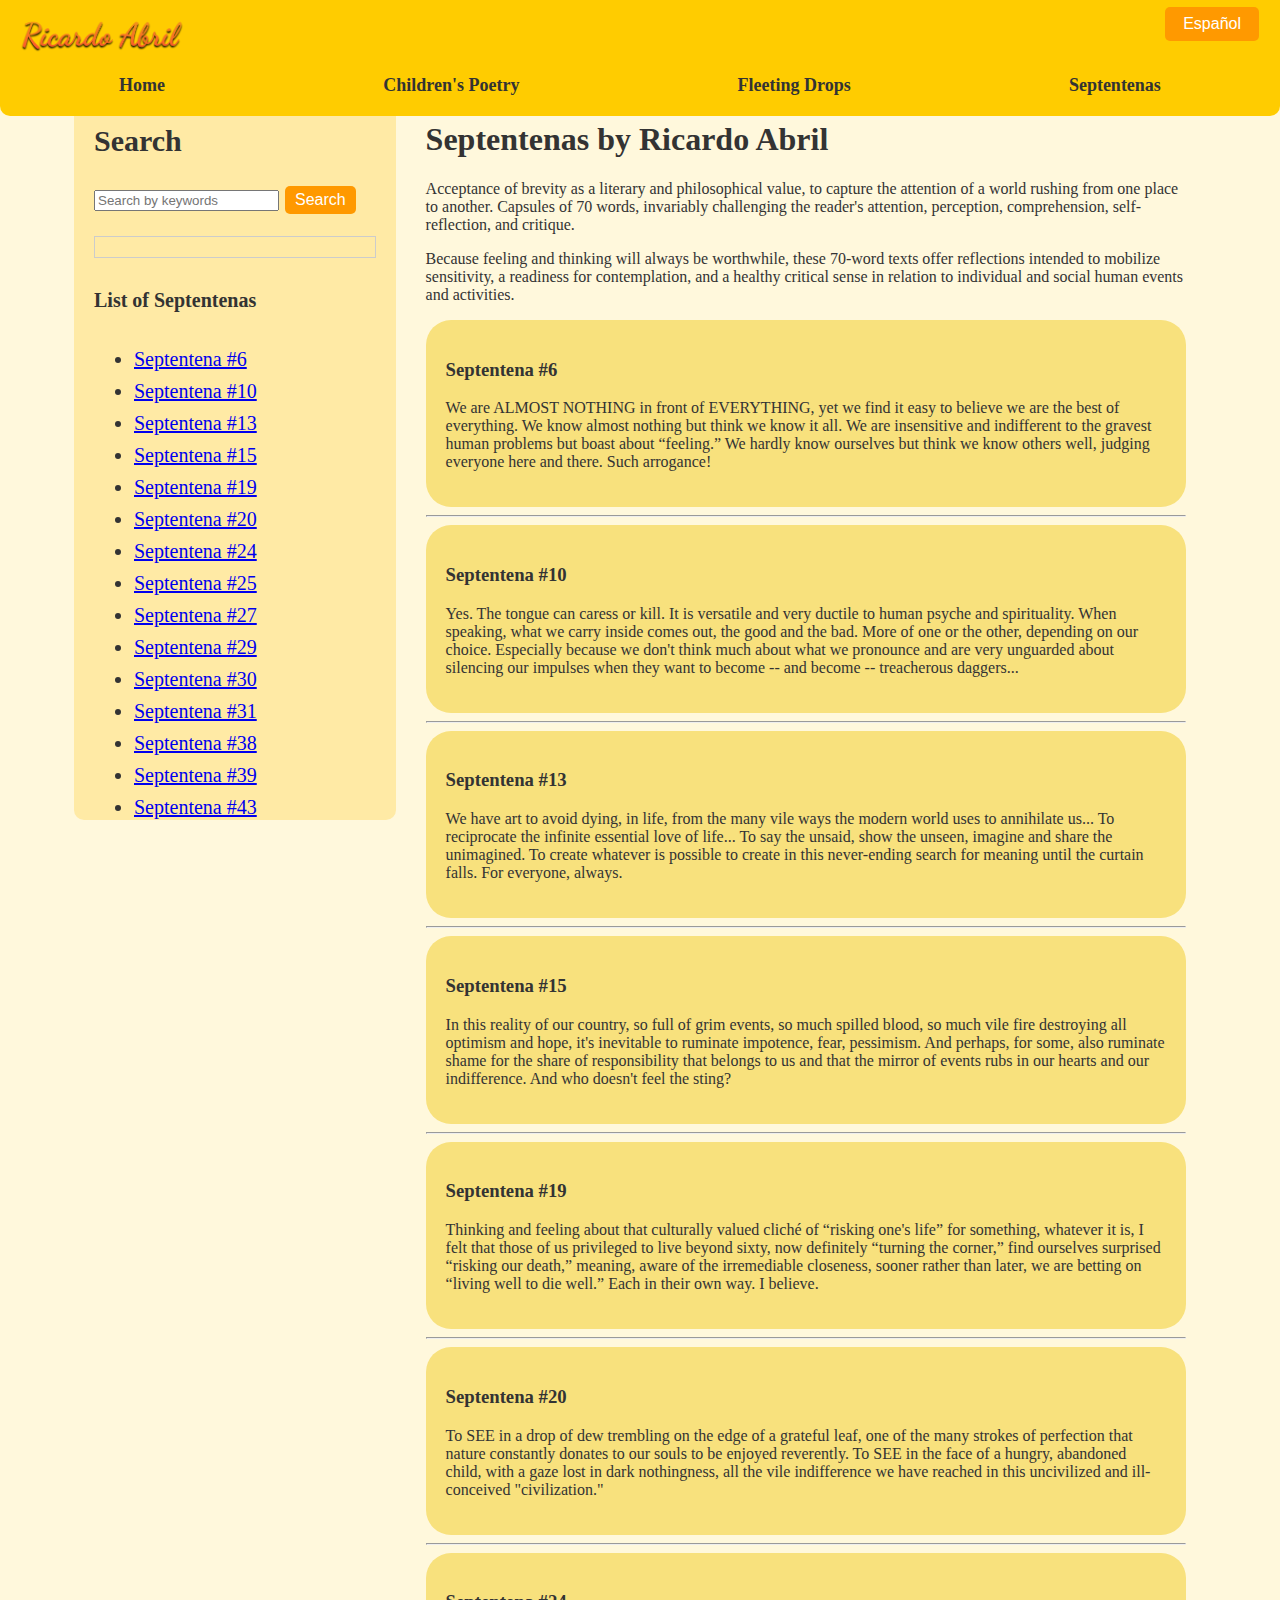
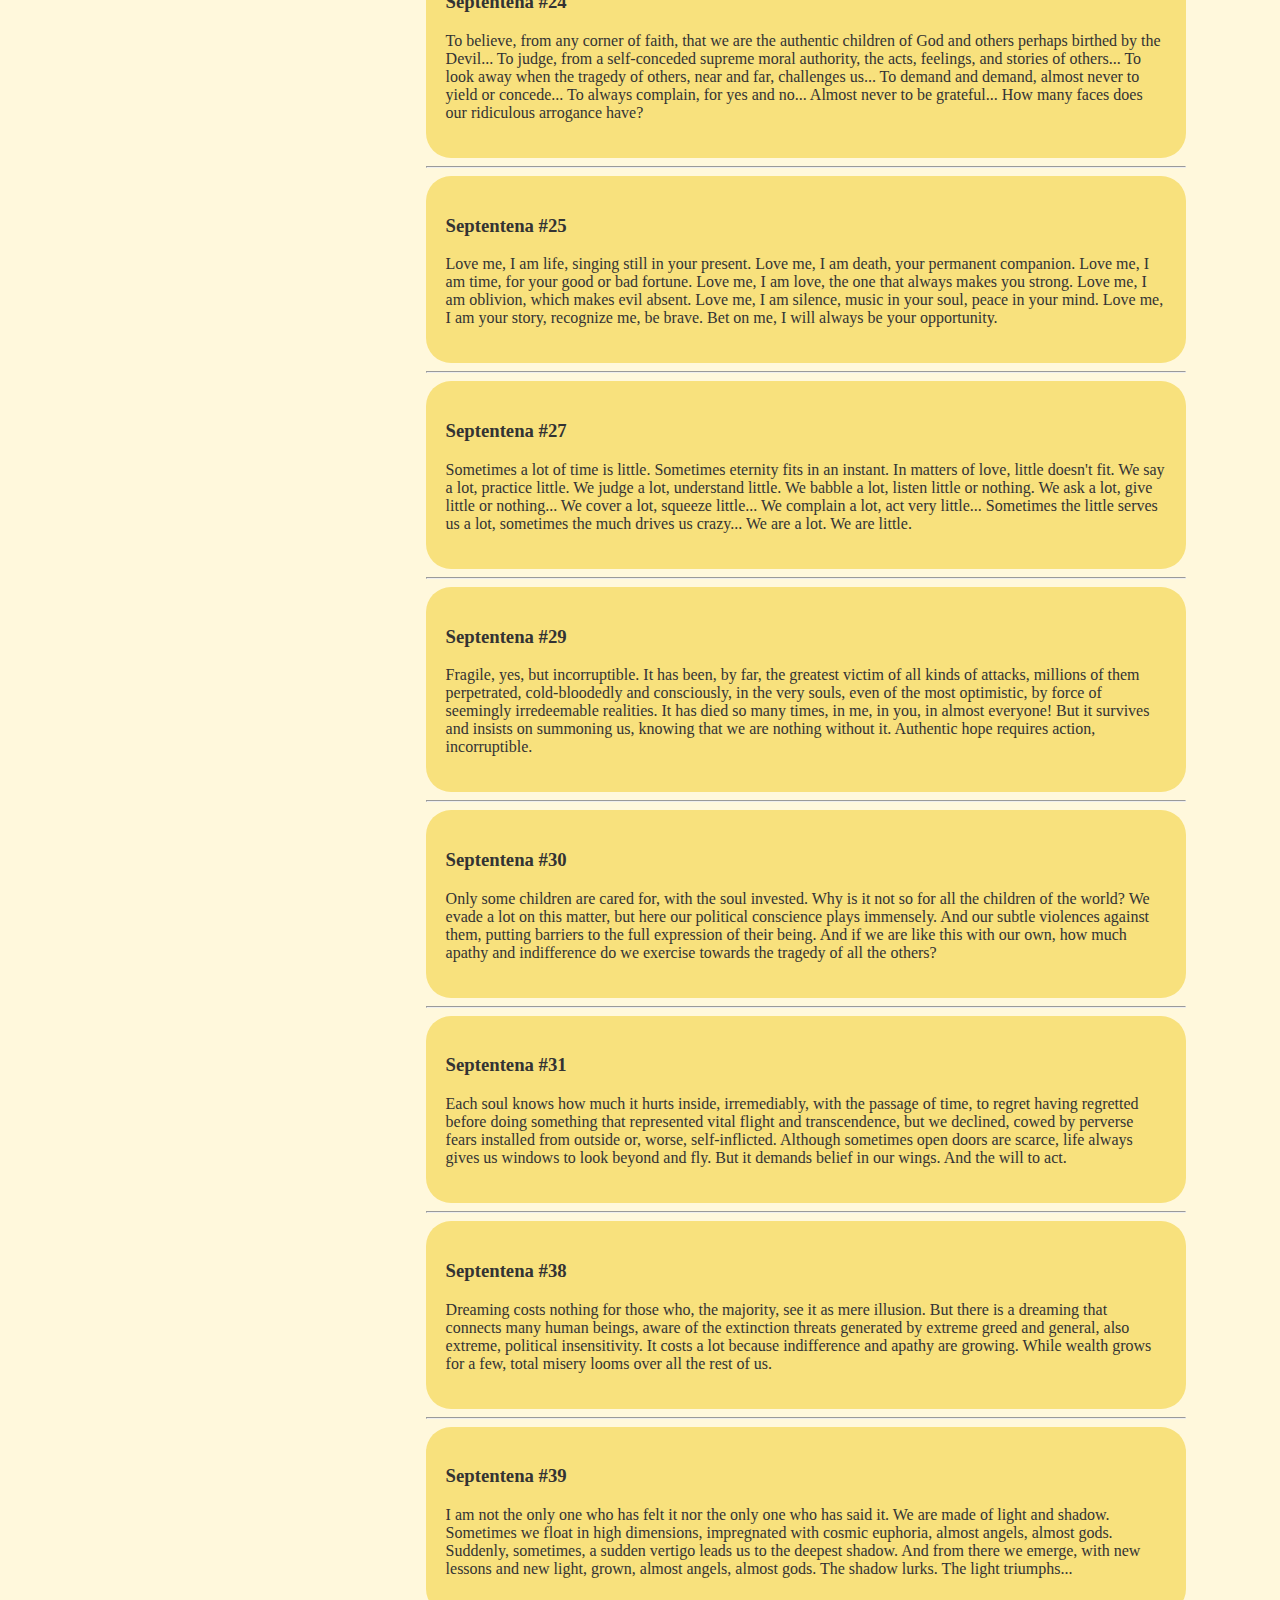
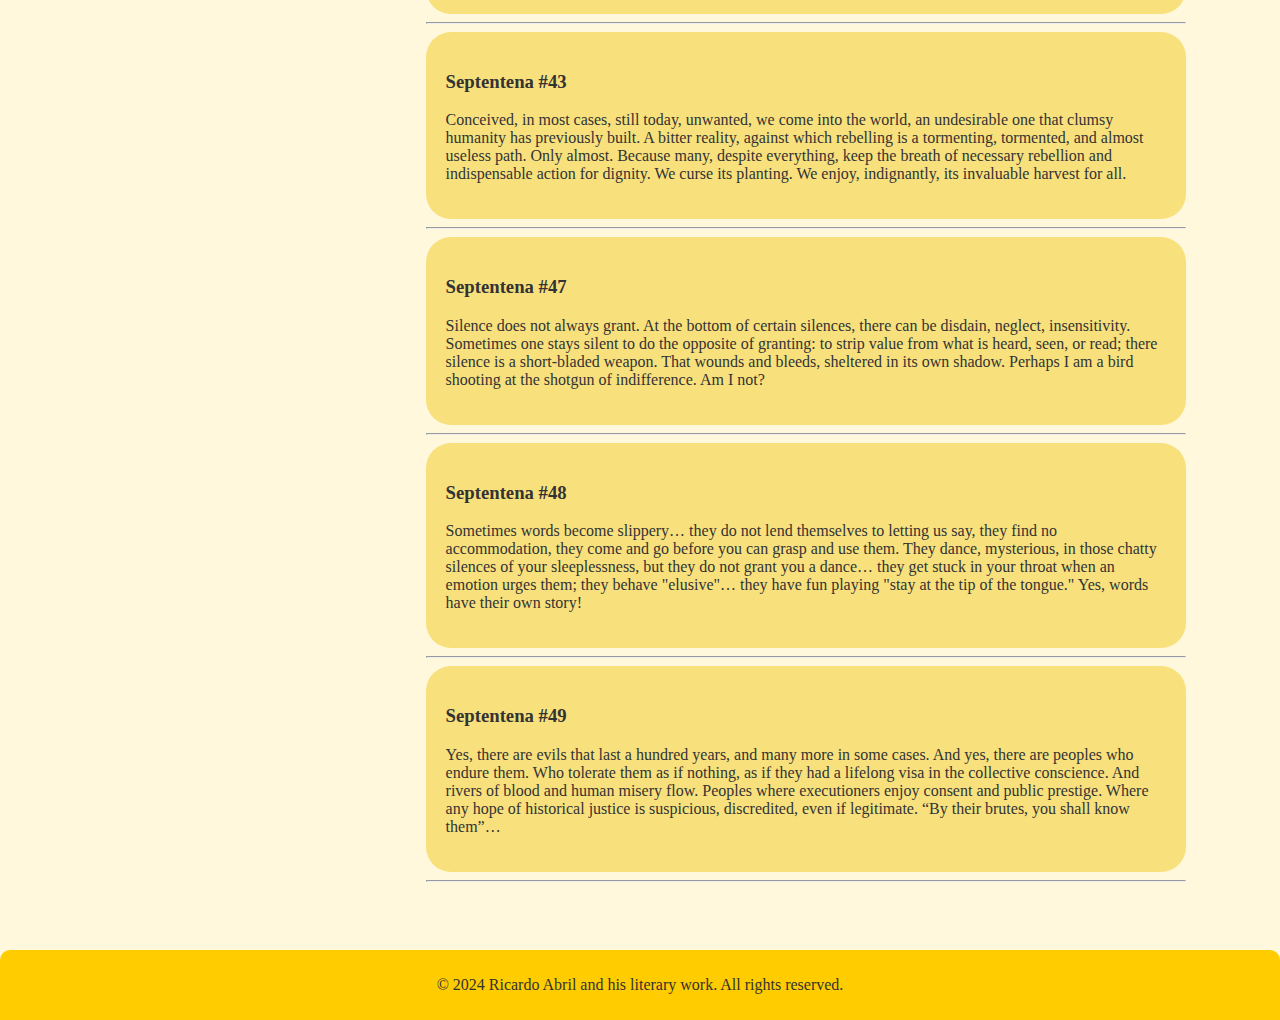
<file: septuagenarian_writings.html>
<!DOCTYPE html>
<html lang="en">

<head>
    <meta charset="UTF-8">
    <meta name="viewport" content="width=device-width, initial-scale=1.0">
    <meta name="description" content="Explore the septuagenarian writings of Ricardo Abril.">
    <title>Septuagenarian Writings by Ricardo Abril</title>
    <link rel="stylesheet" href="styles.css">
</head>

<body>
    <header>
        <div class="header-top">
            <button onclick="redirectTo('septuagenarian_writings_es.html')" class="lang-button">Español</button>
        </div>
        <div class="header-bottom">
            <div class="logo-container">
                <img src="nombre cursiva.png" alt="Ricardo Abril cursiva" class="logo-img" height="50px">
            </div>
            <nav>
                <ul>
                    <li><a href="index.html">Home</a></li>

                    <li><a href="childrens_poetry.html">Children's Poetry</a></li>

                    <li><a href="fleeting_drops.html">Fleeting Drops</a></li>

                    <li><a href="septuagenarian_writings.html">Septentenas</a>
                        <ul class="dropdown">
                            <li><a href="#Septentena_6">Septentena #6</a></li>
                            <li><a href="#Septentena_10">Septentena #10</a></li>
                            <li><a href="#Septentena_13">Septentena #13</a></li>
                            <li><a href="#Septentena_15">Septentena #15</a></li>
                            <li><a href="#Septentena_19">Septentena #19</a></li>
                            <li><a href="#Septentena_20">Septentena #20</a></li>
                            <li><a href="#Septentena_24">Septentena #24</a></li>
                            <li><a href="#Septentena_25">Septentena #25</a></li>
                            <li><a href="#Septentena_27">Septentena #27</a></li>
                            <li><a href="#Septentena_29">Septentena #29</a></li>
                            <li><a href="#Septentena_30">Septentena #30</a></li>
                            <li><a href="#Septentena_31">Septentena #31</a></li>
                            <li><a href="#Septentena_38">Septentena #38</a></li>
                            <li><a href="#Septentena_39">Septentena #39</a></li>
                            <li><a href="#Septentena_43">Septentena #43</a></li>
                            <li><a href="#Septentena_47">Septentena #47</a></li>
                            <li><a href="#Septentena_48">Septentena #48</a></li>
                            <li><a href="#Septentena_49">Septentena #49</a></li>
                        </ul>
                    </li>
                </ul>
            </nav>
        </div>
    </header>


    <div class="container">
        <aside>

            <section id="search">
                <h2>Search</h2>
                <input type="text" id="search-bar" placeholder="Search by keywords">
                <button onclick="searchContent()">Search</button>
            </section>
            <div id="search-results"></div>

            <section id="topics">

                <h4>List of Septentenas</h4>
                <ul>
                    <li><a href="#Septentena_6">Septentena #6</a></li>
                    <li><a href="#Septentena_10">Septentena #10</a></li>
                    <li><a href="#Septentena_13">Septentena #13</a></li>
                    <li><a href="#Septentena_15">Septentena #15</a></li>
                    <li><a href="#Septentena_19">Septentena #19</a></li>
                    <li><a href="#Septentena_20">Septentena #20</a></li>
                    <li><a href="#Septentena_24">Septentena #24</a></li>
                    <li><a href="#Septentena_25">Septentena #25</a></li>
                    <li><a href="#Septentena_27">Septentena #27</a></li>
                    <li><a href="#Septentena_29">Septentena #29</a></li>
                    <li><a href="#Septentena_30">Septentena #30</a></li>
                    <li><a href="#Septentena_31">Septentena #31</a></li>
                    <li><a href="#Septentena_38">Septentena #38</a></li>
                    <li><a href="#Septentena_39">Septentena #39</a></li>
                    <li><a href="#Septentena_43">Septentena #43</a></li>
                    <li><a href="#Septentena_47">Septentena #47</a></li>
                    <li><a href="#Septentena_48">Septentena #48</a></li>
                    <li><a href="#Septentena_49">Septentena #49</a></li>
                </ul>
            </section>
        </aside>
        <main>
            <section>
                <h1>Septentenas by Ricardo Abril</h1>

                <p class="searchable">Acceptance of brevity as a literary and philosophical value, to capture the
                    attention of a world
                    rushing from one place to another. Capsules of 70 words, invariably challenging the reader's
                    attention, perception, comprehension, self-reflection, and critique.</p>
                <p class="searchable">Because feeling and thinking will always be worthwhile, these 70-word texts offer
                    reflections
                    intended to mobilize sensitivity, a readiness for contemplation, and a healthy critical sense in
                    relation to individual and social human events and activities.</p>

                <div class="text-container" id="Septentena_6" style=" padding-top: 160px; margin-top: -160px;">
                    <article>
                        <h3>Septentena #6</h3>
                        <p class="searchable">We are ALMOST NOTHING in front of EVERYTHING, yet we find it easy to
                            believe
                            we are the best of
                            everything. We know almost nothing but think we know it all. We are insensitive and
                            indifferent
                            to the gravest human problems but boast about “feeling.” We hardly know ourselves but think
                            we
                            know others well, judging everyone here and there. Such arrogance!</p>
                    </article>
                </div>
                <hr>

                <div class="text-container" id="Septentena_10" style=" padding-top: 160px; margin-top: -160px;">
                    <article>
                        <h3>Septentena #10</h3>
                        <p class="searchable">Yes. The tongue can caress or kill. It is versatile and very
                            ductile to human
                            psyche and
                            spirituality. When speaking, what we carry inside comes out, the good and the bad.
                            More of one
                            or the other, depending on our choice. Especially because we don't think much about
                            what we
                            pronounce and are very unguarded about silencing our impulses when they want to
                            become -- and
                            become -- treacherous daggers...</p>
                    </article>
                </div>
                <hr>

                <div class="text-container" id="Septentena_13" style=" padding-top: 160px; margin-top: -160px;">
                    <article>
                        <h3>Septentena #13</h3>
                        <p class="searchable">We have art to avoid dying, in life, from the many vile ways the
                            modern world
                            uses to annihilate
                            us... To reciprocate the infinite essential love of life... To say the unsaid, show
                            the unseen,
                            imagine and share the unimagined. To create whatever is possible to create in this
                            never-ending
                            search for meaning until the curtain falls. For everyone, always.</p>
                    </article>
                </div>
                <hr>

                <div class="text-container" id="Septentena_15" style=" padding-top: 160px; margin-top: -160px;">
                    <article>
                        <h3>Septentena #15</h3>
                        <p class="searchable">In this reality of our country, so full of grim events, so much
                            spilled blood,
                            so much vile fire
                            destroying all optimism and hope, it's inevitable to ruminate impotence, fear,
                            pessimism. And
                            perhaps, for some, also ruminate shame for the share of responsibility that belongs
                            to us and
                            that the mirror of events rubs in our hearts and our indifference. And who doesn't
                            feel the sting?</p>
                    </article>
                </div>
                <hr>

                <div class="text-container" id="Septentena_19" style=" padding-top: 160px; margin-top: -160px;">
                    <article>
                        <h3>Septentena #19</h3>
                        <p class="searchable">Thinking and feeling about that culturally valued cliché of
                            “risking one's
                            life” for something,
                            whatever it is, I felt that those of us privileged to live beyond sixty, now
                            definitely “turning the corner,” find ourselves surprised “risking our death,” meaning,
                            aware of the
                            irremediable closeness, sooner rather than later, we are betting on “living well to die
                            well.”
                            Each in their
                            own way. I believe.</p>
                    </article>
                </div>
                <hr>

                <div class="text-container" id="Septentena_20" style=" padding-top: 160px; margin-top: -160px;">
                    <article>
                        <h3>Septentena #20</h3>
                        <p class="searchable">To SEE in a drop of dew trembling on the edge of a grateful leaf,
                            one of the
                            many strokes of
                            perfection that nature constantly donates to our souls to be enjoyed reverently. To
                            SEE in the
                            face of a hungry, abandoned child, with a gaze lost in dark nothingness, all the
                            vile
                            indifference we have reached in this uncivilized and ill-conceived "civilization."
                        </p>
                    </article>
                </div>
                <hr>

                <div class="text-container" id="Septentena_24" style=" padding-top: 160px; margin-top: -160px;">
                    <article>
                        <h3>Septentena #24</h3>
                        <p class="searchable">To believe, from any corner of faith, that we are the authentic
                            children of
                            God and others
                            perhaps birthed by the Devil... To judge, from a self-conceded supreme moral
                            authority, the
                            acts, feelings, and stories of others... To look away when the tragedy of others,
                            near and far,
                            challenges us... To demand and demand, almost never to yield or concede... To always
                            complain,
                            for yes and no... Almost never to be grateful... How many faces does our ridiculous
                            arrogance
                            have?</p>
                    </article>
                </div>
                <hr>
                <div class="text-container" id="Septentena_25" style=" padding-top: 160px; margin-top: -160px;">
                    <article>
                        <h3>Septentena #25</h3>
                        <p class="searchable">Love me, I am life, singing still in your present. Love me, I am
                            death, your
                            permanent companion.
                            Love me, I am time, for your good or bad fortune. Love me, I am love, the one that
                            always makes
                            you strong. Love me, I am oblivion, which makes evil absent. Love me, I am silence,
                            music in
                            your soul, peace in your mind. Love me, I am your story, recognize me, be brave. Bet on
                            me, I
                            will always be your opportunity.</p>
                    </article>
                </div>
                <hr>

                <div class="text-container" id="Septentena_27" style=" padding-top: 160px; margin-top: -160px;">
                    <article>
                        <h3>Septentena #27</h3>
                        <p class="searchable">Sometimes a lot of time is little. Sometimes eternity fits in an
                            instant. In
                            matters of love,
                            little doesn't fit. We say a lot, practice little. We judge a lot, understand little. We
                            babble
                            a lot, listen little or nothing. We ask a lot, give little or nothing... We cover a lot,
                            squeeze
                            little... We complain a lot, act very little... Sometimes the little serves us a lot,
                            sometimes
                            the much drives us crazy... We are a lot. We are little.</p>
                    </article>
                </div>
                <hr>

                <div class="text-container" id="Septentena_29" style=" padding-top: 160px; margin-top: -160px;">
                    <article>
                        <h3>Septentena #29</h3>
                        <p class="searchable">Fragile, yes, but incorruptible. It has been, by far, the greatest
                            victim of
                            all kinds of
                            attacks, millions of them perpetrated, cold-bloodedly and consciously, in the very
                            souls, even
                            of the most optimistic, by force of seemingly irredeemable realities. It has died so
                            many times,
                            in me, in you, in almost everyone! But it survives and insists on summoning us, knowing
                            that we
                            are nothing without it. Authentic hope requires action, incorruptible.</p>
                    </article>
                </div>
                <hr>

                <div class="text-container" id="Septentena_30" style=" padding-top: 160px; margin-top: -160px;">
                    <article>
                        <h3>Septentena #30</h3>
                        <p class="searchable">Only some children are cared for, with the soul invested. Why is it
                            not so for
                            all the children
                            of the world? We evade a lot on this matter, but here our political conscience plays
                            immensely.
                            And our subtle violences against them, putting barriers to the full expression of their
                            being.
                            And if we are like this with our own, how much apathy and indifference do we exercise
                            towards
                            the tragedy of all the others?</p>
                    </article>
                </div>
                <hr>

                <div class="text-container" id="Septentena_31" style=" padding-top: 160px; margin-top: -160px;">
                    <article>
                        <h3>Septentena #31</h3>
                        <p class="searchable">Each soul knows how much it hurts inside, irremediably, with the
                            passage of
                            time, to regret
                            having regretted before doing something that represented vital flight and transcendence,
                            but we
                            declined, cowed by perverse fears installed from outside or, worse, self-inflicted.
                            Although
                            sometimes open doors are scarce, life always gives us windows to look beyond and fly.
                            But it
                            demands belief in our wings. And the will to act.</p>
                    </article>
                </div>
                <hr>

                <div class="text-container" id="Septentena_38" style=" padding-top: 160px; margin-top: -160px;">
                    <article>
                        <h3>Septentena #38</h3>
                        <p class="searchable">Dreaming costs nothing for those who, the majority, see it as mere
                            illusion.
                            But there is a
                            dreaming that connects many human beings, aware of the extinction threats generated by
                            extreme
                            greed and general, also extreme, political insensitivity. It costs a lot because
                            indifference
                            and apathy are growing. While wealth grows for a few, total misery looms over all the
                            rest of
                            us.</p>
                    </article>
                </div>
                <hr>

                <div class="text-container" id="Septentena_39" style=" padding-top: 160px; margin-top: -160px;">
                    <article>
                        <h3>Septentena #39</h3>
                        <p class="searchable">I am not the only one who has felt it nor the only one who has said
                            it. We are
                            made of light and
                            shadow. Sometimes we float in high dimensions, impregnated with cosmic euphoria, almost
                            angels,
                            almost gods. Suddenly, sometimes, a sudden vertigo leads us to the deepest shadow. And
                            from
                            there we emerge, with new lessons and new light, grown, almost angels, almost gods. The
                            shadow
                            lurks. The light triumphs...</p>
                    </article>
                </div>
                <hr>

                <div class="text-container" id="Septentena_43" style=" padding-top: 160px; margin-top: -160px;">
                    <article>
                        <h3>Septentena #43</h3>
                        <p class="searchable">Conceived, in most cases, still today, unwanted, we come into the
                            world, an
                            undesirable one that
                            clumsy humanity has previously built. A bitter reality, against which rebelling is a
                            tormenting,
                            tormented, and almost useless path. Only almost. Because many, despite everything, keep
                            the
                            breath of necessary rebellion and indispensable action for dignity. We curse its
                            planting. We
                            enjoy, indignantly, its invaluable harvest for all.</p>
                    </article>
                </div>
                <hr>

                <div class="text-container" id="Septentena_47" style=" padding-top: 160px; margin-top: -160px;">
                    <article>
                        <h3>Septentena #47</h3>
                        <p class="searchable">Silence does not always grant. At the bottom of certain silences,
                            there can be
                            disdain, neglect,
                            insensitivity. Sometimes one stays silent to do the opposite of granting: to strip value
                            from
                            what is heard, seen, or read; there silence is a short-bladed weapon. That wounds and
                            bleeds,
                            sheltered in its own shadow. Perhaps I am a bird shooting at the shotgun of
                            indifference. Am I
                            not?</p>
                    </article>
                </div>
                <hr>

                <div class="text-container" id="Septentena_48" style=" padding-top: 160px; margin-top: -160px;">
                    <article>
                        <h3>Septentena #48</h3>
                        <p class="searchable">Sometimes words become slippery… they do not lend themselves to
                            letting us
                            say, they find no
                            accommodation, they come and go before you can grasp and use them. They dance,
                            mysterious, in
                            those chatty silences of your sleeplessness, but they do not grant you a dance… they get
                            stuck
                            in your throat when an emotion urges them; they behave "elusive"… they have fun playing
                            "stay at
                            the tip of the tongue." Yes, words have their own story!</p>
                    </article>
                </div>
                <hr>

                <div class="text-container" id="Septentena_49" style=" padding-top: 160px; margin-top: -160px;">
                    <article>
                        <h3>Septentena #49</h3>
                        <p class="searchable">Yes, there are evils that last a hundred years, and many more in some
                            cases.
                            And yes, there are
                            peoples who endure them. Who tolerate them as if nothing, as if they had a lifelong visa
                            in the
                            collective conscience. And rivers of blood and human misery flow. Peoples where
                            executioners
                            enjoy consent and public prestige. Where any hope of historical justice is suspicious,
                            discredited, even if legitimate. “By their brutes, you shall know them”…</p>
                    </article>
                    <hr>


            </section>
        </main>
    </div>

    <footer>
        <p class="searchable">&copy; 2024 Ricardo Abril and his literary work. All rights reserved.</p>
    </footer>

    <script src="scripts.js"></script>
</body>

</html>
</file>
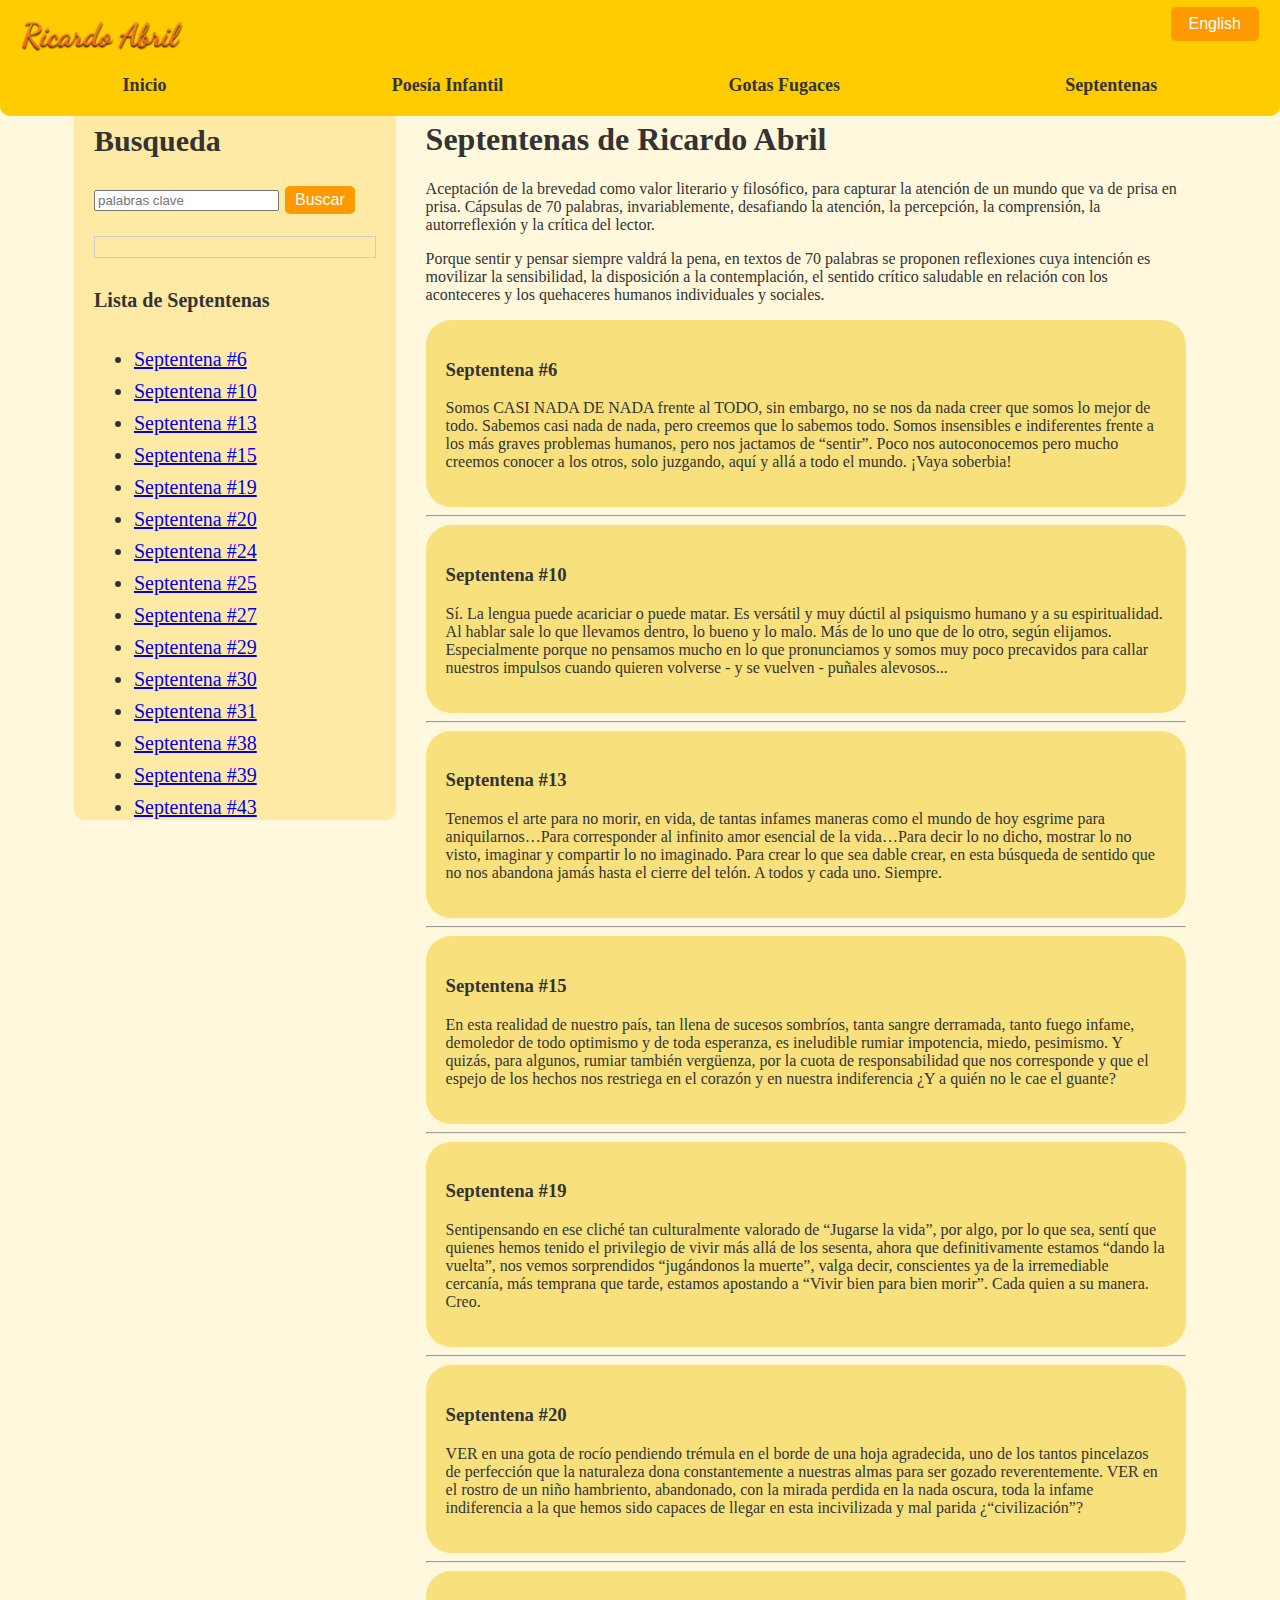
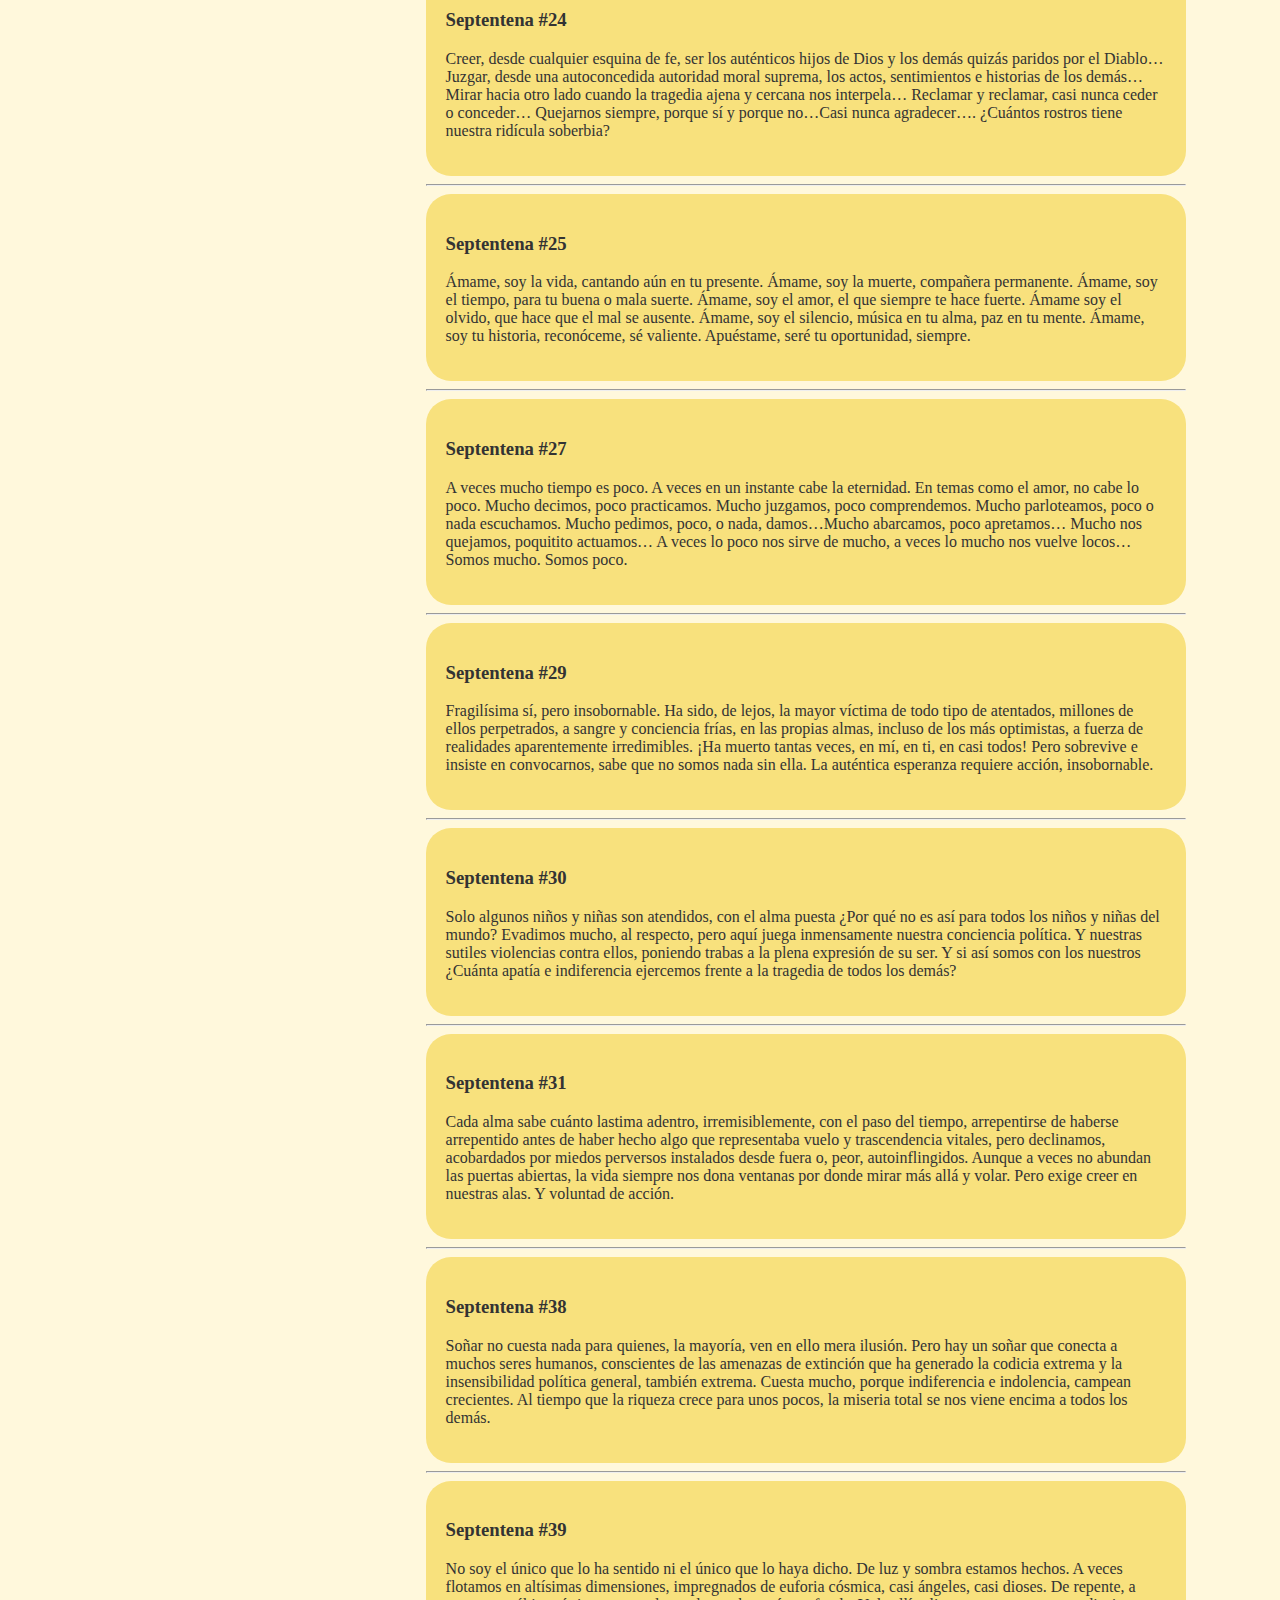
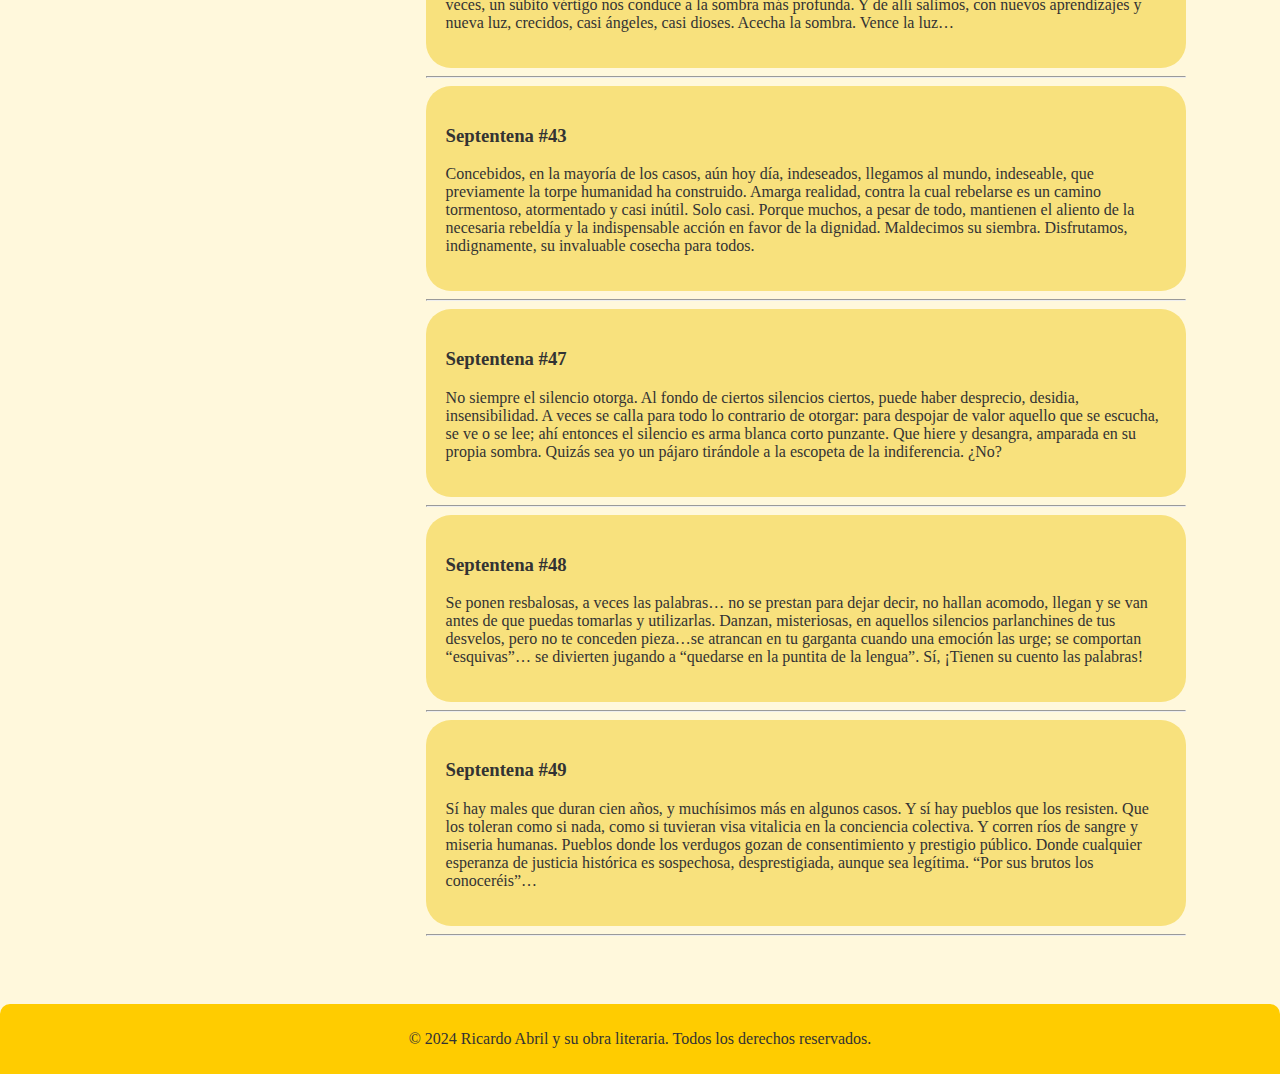
<file: septuagenarian_writings_es.html>
<!DOCTYPE html>
<html lang="en">

<head>
    <meta charset="UTF-8">
    <meta name="viewport" content="width=device-width, initial-scale=1.0">
    <meta name="description" content="Explore the septuagenarian writings of Ricardo Abril.">
    <title>Septuagenarian Writings by Ricardo Abril</title>
    <link rel="stylesheet" href="styles.css">
</head>

<body>
    <header>
        <div class="header-top">
            <button onclick="redirectTo('septuagenarian_writings.html')" class="lang-button">English</button>
        </div>
        <div class="header-bottom">
            <div class="logo-container">
                <img src="nombre cursiva.png" alt="Ricardo Abril cursiva" class="logo-img" height="50px">
            </div>
            <nav>
                <ul>
                    <li><a href="index_es.html">Inicio</a></li>

                    <li><a href="childrens_poetry_es.html">Poesía Infantil</a></li>

                    <li><a href="fleeting_drops_es.html">Gotas Fugaces</a></li>

                    <li><a href="septuagenarian_writings_es.html">Septentenas</a>
                        <ul class="dropdown">
                            <li><a href="#Septentena_6">Septentena #6</a></li>
                            <li><a href="#Septentena_10">Septentena #10</a></li>
                            <li><a href="#Septentena_13">Septentena #13</a></li>
                            <li><a href="#Septentena_15">Septentena #15</a></li>
                            <li><a href="#Septentena_19">Septentena #19</a></li>
                            <li><a href="#Septentena_20">Septentena #20</a></li>
                            <li><a href="#Septentena_24">Septentena #24</a></li>
                            <li><a href="#Septentena_25">Septentena #25</a></li>
                            <li><a href="#Septentena_27">Septentena #27</a></li>
                            <li><a href="#Septentena_29">Septentena #29</a></li>
                            <li><a href="#Septentena_30">Septentena #30</a></li>
                            <li><a href="#Septentena_31">Septentena #31</a></li>
                            <li><a href="#Septentena_38">Septentena #38</a></li>
                            <li><a href="#Septentena_39">Septentena #39</a></li>
                            <li><a href="#Septentena_43">Septentena #43</a></li>
                            <li><a href="#Septentena_47">Septentena #47</a></li>
                            <li><a href="#Septentena_48">Septentena #48</a></li>
                            <li><a href="#Septentena_49">Septentena #49</a></li>
                        </ul>
                    </li>
                </ul>
            </nav>
        </div>
    </header>


    <div class="container">
        <aside>

            <section id="search">
                <h2>Busqueda</h2>
                <input type="text" id="search-bar" placeholder="palabras clave">
                <button onclick="searchContent()">Buscar</button>
            </section>
            <div id="search-results"></div>

            <section id="topics">

                <h4>Lista de Septentenas</h4>
                <ul>
                    <li><a href="#Septentena_6">Septentena #6</a></li>
                    <li><a href="#Septentena_10">Septentena #10</a></li>
                    <li><a href="#Septentena_13">Septentena #13</a></li>
                    <li><a href="#Septentena_15">Septentena #15</a></li>
                    <li><a href="#Septentena_19">Septentena #19</a></li>
                    <li><a href="#Septentena_20">Septentena #20</a></li>
                    <li><a href="#Septentena_24">Septentena #24</a></li>
                    <li><a href="#Septentena_25">Septentena #25</a></li>
                    <li><a href="#Septentena_27">Septentena #27</a></li>
                    <li><a href="#Septentena_29">Septentena #29</a></li>
                    <li><a href="#Septentena_30">Septentena #30</a></li>
                    <li><a href="#Septentena_31">Septentena #31</a></li>
                    <li><a href="#Septentena_38">Septentena #38</a></li>
                    <li><a href="#Septentena_39">Septentena #39</a></li>
                    <li><a href="#Septentena_43">Septentena #43</a></li>
                    <li><a href="#Septentena_47">Septentena #47</a></li>
                    <li><a href="#Septentena_48">Septentena #48</a></li>
                    <li><a href="#Septentena_49">Septentena #49</a></li>
                </ul>
            </section>
        </aside>
        <main>
            <section>
                <h1>Septentenas de Ricardo Abril</h1>

                <p class="searchable">Aceptación de la brevedad como valor literario y filosófico, para capturar la atención de un mundo que va de prisa en prisa. Cápsulas de 70 palabras, invariablemente, desafiando la atención, la percepción, la comprensión, la autorreflexión y la crítica del lector.</p>
                <p class="searchable">Porque sentir y pensar siempre valdrá la pena, en textos de 70 palabras se proponen reflexiones cuya intención es movilizar la sensibilidad, la disposición a la contemplación, el sentido crítico saludable en relación con los aconteceres y los quehaceres humanos individuales y sociales.</p>

                <div class="text-container" id="Septentena_6" style=" padding-top: 160px; margin-top: -160px;">
                    <article>
                        <h3>Septentena #6</h3>
                        <p class="searchable">Somos CASI NADA DE NADA frente al TODO, sin embargo, no se nos da nada creer que somos lo mejor de todo. Sabemos casi nada de nada, pero creemos que lo sabemos todo. Somos insensibles e indiferentes frente a los más graves problemas humanos, pero nos jactamos de “sentir”. Poco nos autoconocemos pero mucho creemos conocer a los otros, solo juzgando, aquí y allá a todo el mundo. ¡Vaya soberbia!</p>
                    </article>
                </div>
                <hr>

                <div class="text-container" id="Septentena_10" style=" padding-top: 160px; margin-top: -160px;">
                    <article>
                        <h3>Septentena #10</h3>
                        <p class="searchable">Sí. La lengua puede acariciar o puede matar. Es versátil y muy dúctil al psiquismo humano y a su espiritualidad. Al hablar sale lo que llevamos dentro, lo bueno y lo malo. Más de lo uno que de lo otro, según elijamos. Especialmente porque no pensamos mucho en lo que pronunciamos y somos muy poco precavidos para callar nuestros impulsos cuando quieren volverse - y se vuelven - puñales alevosos...</p>
                    </article>
                </div>
                <hr>

                <div class="text-container" id="Septentena_13" style=" padding-top: 160px; margin-top: -160px;">
                    <article>
                        <h3>Septentena #13</h3>
                        <p class="searchable">Tenemos el arte para no morir, en vida, de tantas infames maneras como el mundo de hoy esgrime para aniquilarnos…Para corresponder al infinito amor esencial de la vida…Para decir lo no dicho, mostrar lo no visto, imaginar y compartir lo no imaginado. Para crear lo que sea dable crear, en esta búsqueda de sentido que no nos abandona jamás hasta el cierre del telón.  A todos y cada uno. Siempre.</p>
                    </article>
                </div>
                <hr>

                <div class="text-container" id="Septentena_15" style=" padding-top: 160px; margin-top: -160px;">
                    <article>
                        <h3>Septentena #15</h3>
                        <p class="searchable">En esta realidad de nuestro país, tan llena de sucesos sombríos, tanta sangre derramada, tanto fuego infame, demoledor de todo optimismo y de toda esperanza, es ineludible rumiar impotencia, miedo, pesimismo. Y quizás, para algunos, rumiar también vergüenza, por la cuota de responsabilidad que nos corresponde y que el espejo de los hechos nos restriega en el corazón y en nuestra indiferencia ¿Y a quién no le cae el guante?</p>
                    </article>
                </div>
                <hr>

                <div class="text-container" id="Septentena_19" style=" padding-top: 160px; margin-top: -160px;">
                    <article>
                        <h3>Septentena #19</h3>
                        <p class="searchable">Sentipensando en ese cliché tan culturalmente valorado de “Jugarse la vida”, por algo, por lo que sea, sentí que quienes hemos tenido el privilegio de vivir más allá de los sesenta, ahora que definitivamente estamos “dando la vuelta”, nos vemos sorprendidos “jugándonos la muerte”, valga decir, conscientes ya de la irremediable cercanía, más temprana que tarde, estamos apostando a “Vivir bien para bien morir”. Cada quien a su manera. Creo.</p>
                    </article>
                </div>
                <hr>

                <div class="text-container" id="Septentena_20" style=" padding-top: 160px; margin-top: -160px;">
                    <article>
                        <h3>Septentena #20</h3>
                        <p class="searchable">VER en una gota de rocío pendiendo trémula en el borde de una hoja agradecida, uno de los tantos pincelazos de perfección que la naturaleza dona constantemente a nuestras almas para ser gozado reverentemente. VER en el rostro de un niño hambriento, abandonado, con la mirada perdida en la nada oscura, toda la infame indiferencia a la que hemos sido capaces de llegar  en esta incivilizada y mal parida ¿“civilización”?</p>
                    </article>
                </div>
                <hr>

                <div class="text-container" id="Septentena_24" style=" padding-top: 160px; margin-top: -160px;">
                    <article>
                        <h3>Septentena #24</h3>
                        <p class="searchable">Creer, desde cualquier esquina de fe, ser los auténticos hijos de Dios y los demás quizás paridos por el Diablo… Juzgar, desde una autoconcedida autoridad moral suprema, los actos, sentimientos e historias de los demás… Mirar hacia otro lado cuando la tragedia ajena y cercana nos interpela… Reclamar y reclamar, casi nunca ceder o conceder…  Quejarnos siempre, porque sí y porque no…Casi nunca agradecer…. ¿Cuántos rostros tiene nuestra ridícula soberbia?</p>
                    </article>
                </div>
                <hr>
                <div class="text-container" id="Septentena_25" style=" padding-top: 160px; margin-top: -160px;">
                    <article>
                        <h3>Septentena #25</h3>
                        <p class="searchable">Ámame, soy la vida, cantando aún en tu presente. Ámame, soy la muerte, compañera permanente. Ámame, soy el tiempo, para tu buena o mala suerte. Ámame, soy el amor, el que siempre te hace fuerte. Ámame soy el olvido, que hace que el mal se ausente. Ámame, soy el silencio, música en tu alma, paz en tu mente. Ámame, soy tu historia, reconóceme, sé valiente. Apuéstame, seré tu oportunidad, siempre.</p>
                    </article>
                </div>
                <hr>

                <div class="text-container" id="Septentena_27" style=" padding-top: 160px; margin-top: -160px;">
                    <article>
                        <h3>Septentena #27</h3>
                        <p class="searchable">A veces mucho tiempo es poco. A veces en un instante cabe la eternidad. 
                            En temas como el amor, no cabe lo poco. Mucho decimos, poco practicamos.
                            Mucho juzgamos, poco comprendemos.  Mucho parloteamos, poco o nada escuchamos.
                            Mucho pedimos, poco, o nada, damos…Mucho abarcamos, poco apretamos…
                            Mucho nos quejamos, poquitito actuamos… A veces lo poco nos sirve de mucho, a veces lo mucho nos vuelve locos… Somos mucho. Somos poco.</p>
                    </article>
                </div>
                <hr>

                <div class="text-container" id="Septentena_29" style=" padding-top: 160px; margin-top: -160px;">
                    <article>
                        <h3>Septentena #29</h3>
                        <p class="searchable">Fragilísima sí, pero insobornable. Ha sido, de lejos, la mayor víctima de todo tipo de atentados, millones de ellos perpetrados, a sangre y conciencia frías, en las propias almas, incluso de los más optimistas, a fuerza de realidades aparentemente irredimibles. ¡Ha muerto tantas veces, en mí, en ti, en casi todos! Pero sobrevive e insiste en convocarnos, sabe que no somos nada sin ella. La auténtica esperanza requiere acción, insobornable.</p>
                    </article>
                </div>
                <hr>

                <div class="text-container" id="Septentena_30" style=" padding-top: 160px; margin-top: -160px;">
                    <article>
                        <h3>Septentena #30</h3>
                        <p class="searchable">Solo algunos niños y niñas son atendidos, con el alma puesta ¿Por qué no es así para todos los niños y niñas del mundo? Evadimos mucho, al respecto, pero aquí juega inmensamente nuestra conciencia política. Y nuestras sutiles violencias contra ellos, poniendo trabas a la plena expresión de su ser. Y si así somos con los nuestros ¿Cuánta apatía e indiferencia ejercemos frente a la tragedia de todos los demás?</p>
                    </article>
                </div>
                <hr>

                <div class="text-container" id="Septentena_31" style=" padding-top: 160px; margin-top: -160px;">
                    <article>
                        <h3>Septentena #31</h3>
                        <p class="searchable">Cada alma sabe cuánto lastima adentro, irremisiblemente, con el paso del tiempo, arrepentirse de haberse arrepentido antes de haber hecho algo que representaba vuelo y trascendencia vitales, pero declinamos, acobardados por miedos perversos instalados desde fuera o, peor, autoinflingidos. Aunque a veces no abundan las puertas abiertas, la vida siempre nos dona ventanas por donde mirar más allá y volar. Pero exige creer en nuestras alas. Y voluntad de acción.</p>
                    </article>
                </div>
                <hr>

                <div class="text-container" id="Septentena_38" style=" padding-top: 160px; margin-top: -160px;">
                    <article>
                        <h3>Septentena #38</h3>
                        <p class="searchable">Soñar no cuesta nada para quienes, la mayoría, ven en ello mera ilusión. Pero hay un soñar que conecta a muchos seres humanos, conscientes de las amenazas de extinción que ha generado la codicia extrema y la insensibilidad política general, también extrema. Cuesta mucho, porque indiferencia e indolencia, campean crecientes. Al tiempo que la riqueza crece para unos pocos, la miseria total se nos viene encima a todos los demás.</p>
                    </article>
                </div>
                <hr>

                <div class="text-container" id="Septentena_39" style=" padding-top: 160px; margin-top: -160px;">
                    <article>
                        <h3>Septentena #39</h3>
                        <p class="searchable">No soy el único que lo ha sentido ni el único que lo haya dicho. De luz y sombra estamos hechos. A veces flotamos en altísimas dimensiones, impregnados de euforia cósmica, casi ángeles, casi dioses. De repente, a veces, un súbito vértigo nos conduce a la sombra más profunda. Y de allí salimos, con nuevos aprendizajes y nueva luz, crecidos, casi ángeles, casi dioses. Acecha la sombra. Vence la luz…</p>
                    </article>
                </div>
                <hr>

                <div class="text-container" id="Septentena_43" style=" padding-top: 160px; margin-top: -160px;">
                    <article>
                        <h3>Septentena #43</h3>
                        <p class="searchable">Concebidos, en la mayoría de los casos, aún hoy día, indeseados, llegamos al mundo, indeseable, que previamente la torpe humanidad ha construido. Amarga realidad, contra la cual rebelarse es un camino tormentoso, atormentado y casi inútil. Solo casi. Porque muchos, a pesar de todo, mantienen el aliento de la necesaria rebeldía y la indispensable acción en favor de la dignidad. Maldecimos su siembra. Disfrutamos, indignamente, su invaluable cosecha para todos.</p>
                    </article>
                </div>
                <hr>

                <div class="text-container" id="Septentena_47" style=" padding-top: 160px; margin-top: -160px;">
                    <article>
                        <h3>Septentena #47</h3>
                        <p class="searchable">No siempre el silencio otorga. Al fondo de ciertos silencios ciertos, puede haber desprecio, desidia, insensibilidad. A veces se calla para todo lo contrario de otorgar: para despojar de valor aquello que se escucha, se ve o se lee; ahí entonces el silencio es arma blanca corto punzante. Que hiere y desangra, amparada en su propia sombra. Quizás sea yo un pájaro tirándole a la escopeta de la indiferencia. ¿No?</p>
                    </article>
                </div>
                <hr>

                <div class="text-container" id="Septentena_48" style=" padding-top: 160px; margin-top: -160px;">
                    <article>
                        <h3>Septentena #48</h3>
                        <p class="searchable">Se ponen resbalosas, a veces las palabras… no se prestan para dejar decir, no hallan acomodo, llegan y se van antes de que puedas tomarlas y utilizarlas. Danzan, misteriosas, en aquellos silencios parlanchines de tus desvelos, pero no te conceden pieza…se atrancan en tu garganta cuando una emoción las urge; se comportan “esquivas”… se divierten jugando a “quedarse en la puntita de la lengua”. Sí,  ¡Tienen su cuento las palabras!</p>
                    </article>
                </div>
                <hr>

                <div class="text-container" id="Septentena_49" style=" padding-top: 160px; margin-top: -160px;">
                    <article>
                        <h3>Septentena #49</h3>
                        <p class="searchable">Sí hay males que duran cien años, y muchísimos más en algunos casos. Y sí hay pueblos que los resisten. Que los toleran como si nada, como si tuvieran visa vitalicia en la conciencia colectiva. Y corren ríos de sangre y miseria humanas. Pueblos donde los verdugos gozan de consentimiento y prestigio público. Donde cualquier esperanza de justicia histórica es sospechosa, desprestigiada, aunque sea legítima. “Por sus brutos los conoceréis”…</p>
                    </article>
                    <hr>


            </section>
        </main>
    </div>

    <footer>
        <p class="searchable">&copy; 2024 Ricardo Abril y su obra literaria. Todos los derechos reservados.</p>
    </footer>

    <script src="scripts.js"></script>
</body>

</html>
</file>
<file: styles.css>
body {
    font-family: 'Garamond', 'Cambria', 'Cochin', 'Georgia', 'Times', 'Times New Roman', serif;
    color: #333;
    background-color: #fff8dc;
    margin: 0;
    padding: 0;    
}

header {
    position: fixed;
    top: 0;
    width: 100%;
    background-color: #ffcc00;
    color: #333;
    padding: 10px;
    border-radius: 0 0 10px 10px;
    font-weight: bold;
    font-size: large;
    z-index: 1000;
}

header nav ul {
    list-style: none;
    padding: 0;
    margin: 0;
    display: flex;
    justify-content: space-around;
    align-items: center;
}

header nav ul li {
    position: relative;
}

header nav ul li a {
    color: #333;
    text-decoration: none;
    padding: 10px 20px;
    display: block;
    border-radius: 5px;
    transition: background-color 0.3s;
}

header nav ul li a:hover {
    background-color: #ff9900;
}

header nav ul li ul.dropdown {
    display: none;
    position: absolute;
    top: 100%;
    left: 0;
    background-color: #ffcc00;
    padding: 0;
    margin: 0;
    list-style: none;
    border-radius: 5px;
}

header nav ul li:hover ul.dropdown {
    display: block;
}

header nav ul li ul.dropdown li {
    width: 200px;
}

button {
    background-color: #ff9900;
    border: none;
    color: white;
    padding: 5px 10px;
    text-align: left;
    text-decoration: none;
    display: inline-block;
    font-size: 16px;
    margin: 2px 1px;
    cursor: pointer;
    border-radius: 5px;
   

}

.lang-button {
    position: absolute;
    top: 5px;
    right: 20px;
    background-color: #ff9900;
    border: none;
    color: white;
    padding: 8px 18px;
    font-size: 16px;
    cursor: pointer;
    border-radius: 5px;
}

.container {
    display: flex;
    padding: 80px 10px 10px;
    max-width: 90%;
    margin: auto;
}

aside {
    font-size: 1.25rem;
    line-height: 2rem;
    position: sticky;
    top: 80px;
    width: 30%;
    min-width: 10%;
    max-width: 40%;
    padding: 20px;
    background-color: #ffeaa5;
    border-radius: 10px;
    margin-right: 10px;
    height: calc(100vh - 160px);
    overflow-y: auto;
}

#search-results {
    margin-top: 20px;
    padding: 10px;
    border: 1px solid #ccc;
}

.result-item {
    margin-bottom: 10px;
    padding: 10px;
    border: 1px solid #eee;
    background-color: #f9f9f9;
}
.highlight {
    background-color: yellow;
}
main {
    width: 75%;
    padding: 20px;
    background-color: #fff8dc;
    border-radius: 10px;
    padding-bottom: 50px;
    
}

article{
    
    padding: 20px;
    background-color: rgb(248, 225, 125);
    border-radius: 25px;
    width: fit-content;

}

footer {
    
    bottom: 0;
    width: 100%;
    background-color: #ffcc00;
    color: #333;
    text-align: center;
    padding: 10px;
    border-radius: 10px 10px 0 0;
}

div.gallery {
    border: 1px solid #ccc;
    margin-bottom: 16px;
  }

  div.gallery:hover {
    border: 1px solid #777;
  }

  div.gallery img, div.gallery video, div.gallery audio {
    width: 100%;
    height: auto;
    border-radius: 10px; 
    background-color: orangered; 
    padding: 5px;
  }

  div.desc {
    padding: 15px;
    text-align: center;
  }

  * {
    box-sizing: border-box;
  }

  .responsive {
    padding: 0 6px;
    float: left;
    width: 33%;
  }


 

  .clearfix:after {
    content: "";
    display: table;
    clear: both;
  }

  .modal {
    position: fixed;
    top: 0;
    left: 0;
    width: 100%;
    height: 100%;
    background-color: rgba(0, 0, 0, 0.8);
    display: flex;
    align-items: center;
    justify-content: center;
  }

  .modal img, .modal video, .modal audio {
    max-width: 90%;
    max-height: 90%;
  }


@media  only screen and (max-width: 768px) {
    header nav ul {
        flex-direction: column;
        align-items: center;
    }

    .container {
        flex-direction: column;
        padding: 90px 10px 20px;
    }

    aside {
        display: none;
    }

    main {
        width: 100%;
    }

    .lang-button {
        top: 0;
        bottom: 10px;
        right: 0;
        transform: translateX(-50%);
    }
    .responsive {
        width: 49.99999%;
        margin: 6px 0;
      }
}

@media only screen and (max-width: 500px) {
    aside{
        display: none;
    }
    .responsive {
      width: 100%;
    }
  }
</file>
<file: styles_p.css>
main .wrapper {
    
    padding: inherit;
    background-color: inherit;
    margin: inherit;
   
    border-radius: 10px;
}

.poem-container {
    scroll-margin-top: 90px;
    width: 90%;
    display: flex;
    align-items: stretch;
    margin-bottom: 20px;
    
}

.poem {
    flex: 1;
    padding: 20px;
    background-color: rgb(248, 225, 125);
    border-radius: 25px;
    display: flex;
    flex-direction: column;
    justify-content: center;
    font-size: 1.25rem;
    text-align: center;
}

.poem-img {
    max-width: 50%;
    border-radius: 10px;
    background-color: wheat;
    padding: 10px;
    margin-left: 15px;
    border: 4px solid orangered;
    object-fit: cover; 
    border-radius: 10px;
}

.poem-img img {
    height: 40%;
    width: auto;
}



@media (max-width: 768px) {
    .poem-container {
        flex-direction: column;
    }

    .poem-img {
        max-width: 100%;
        margin-left: 0;
        margin-top: 15px;
    }
}
</file>
